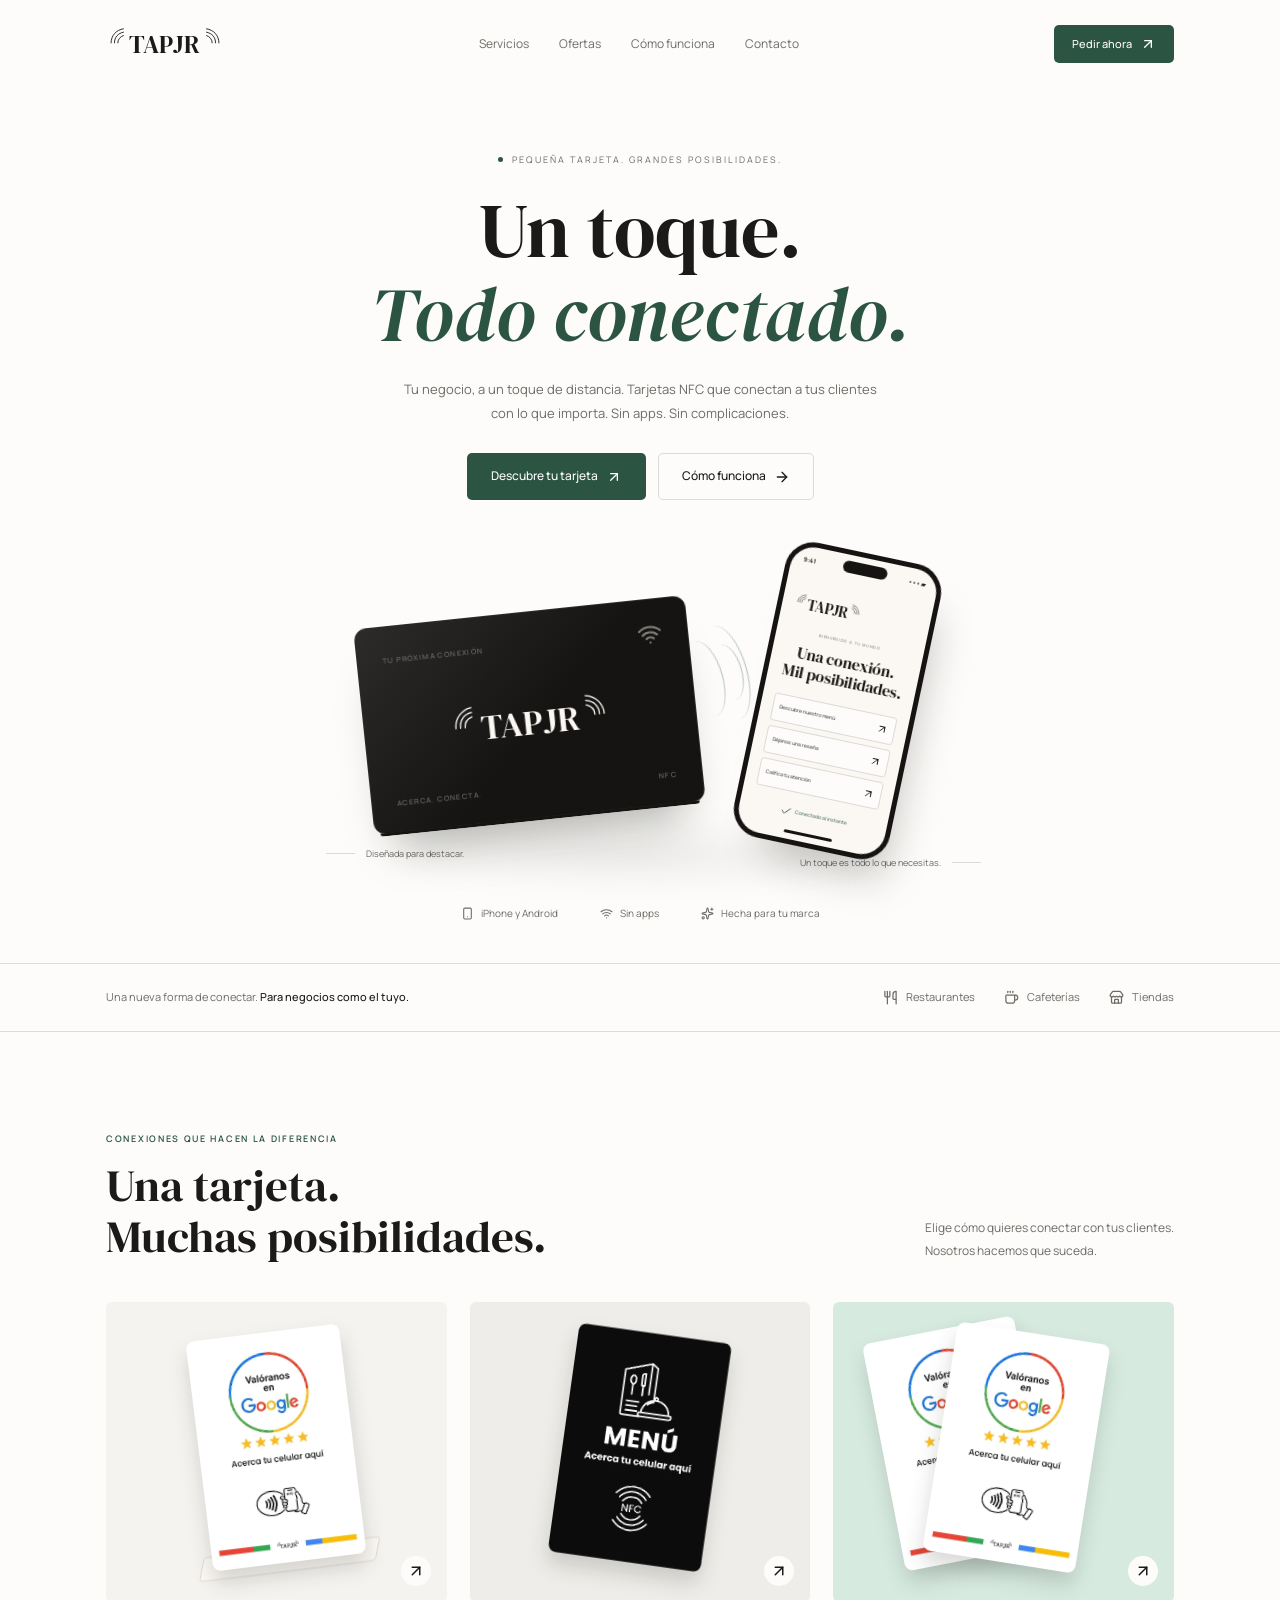
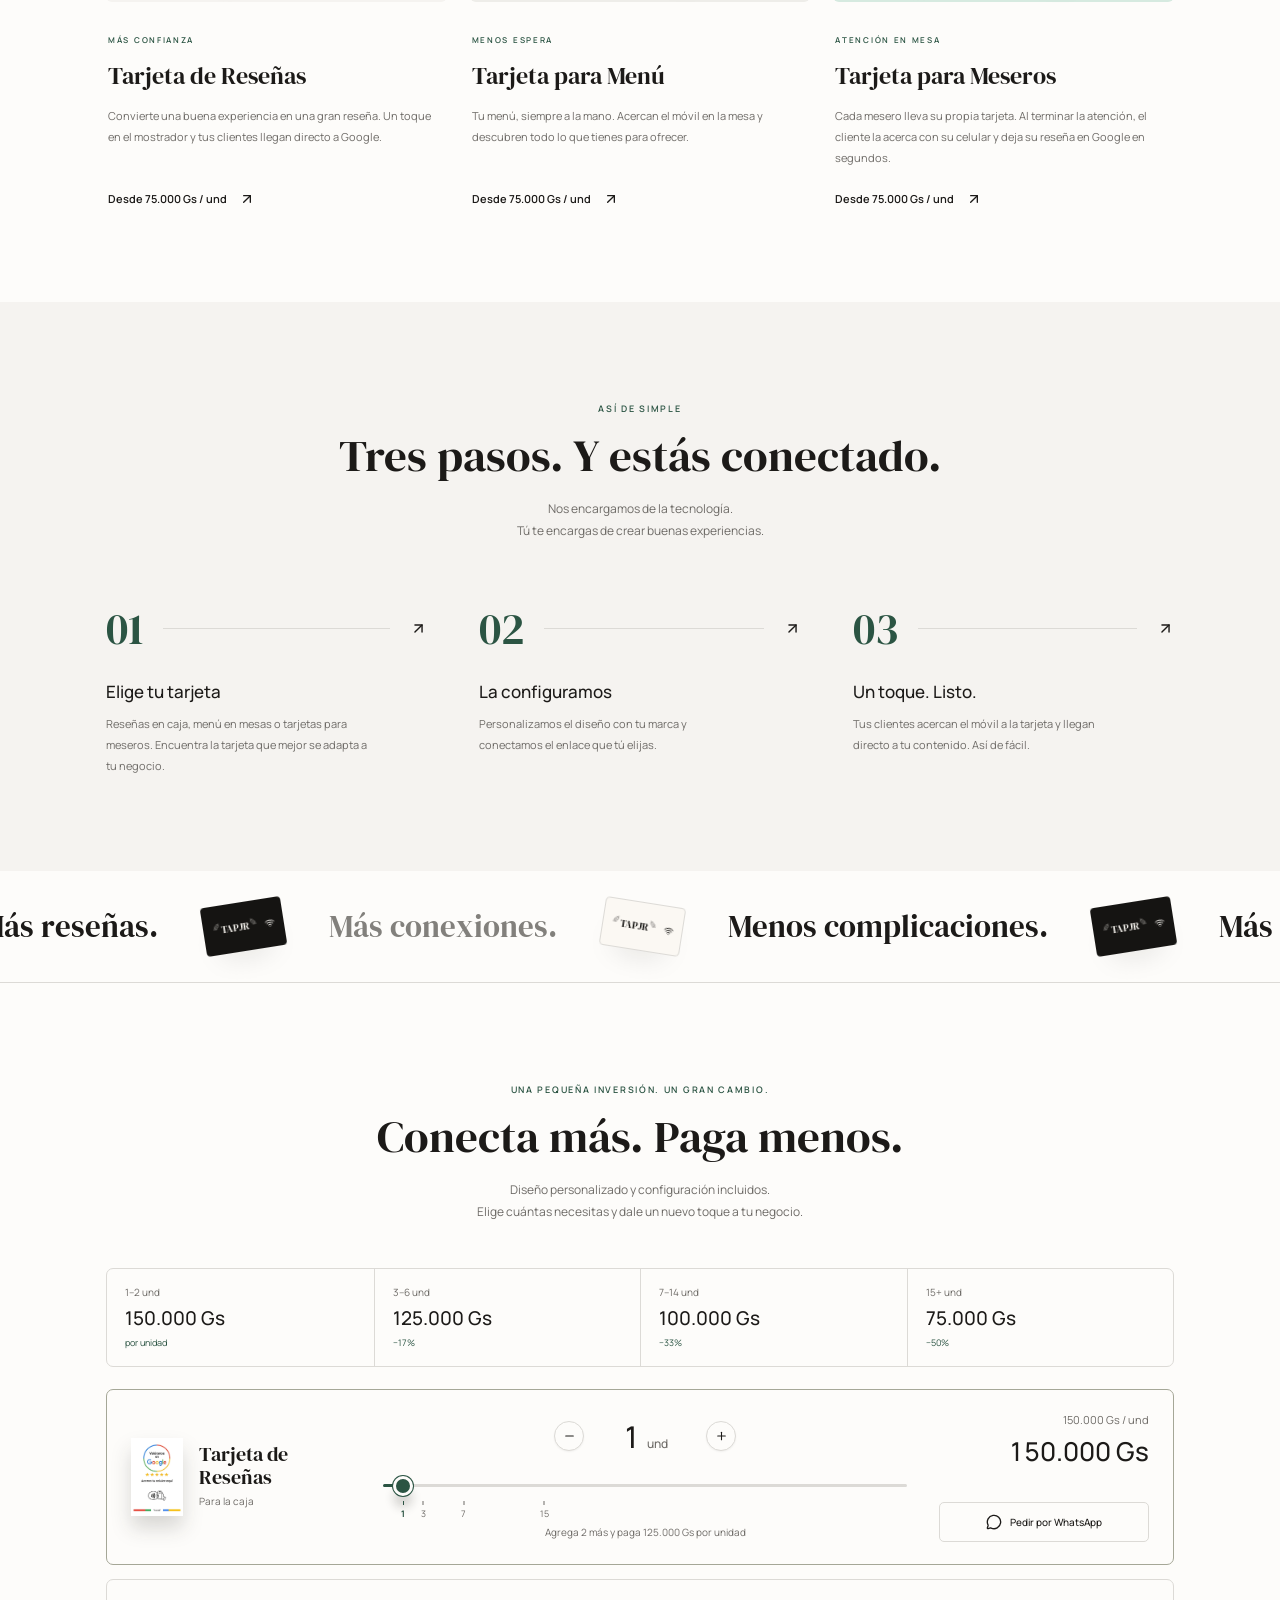
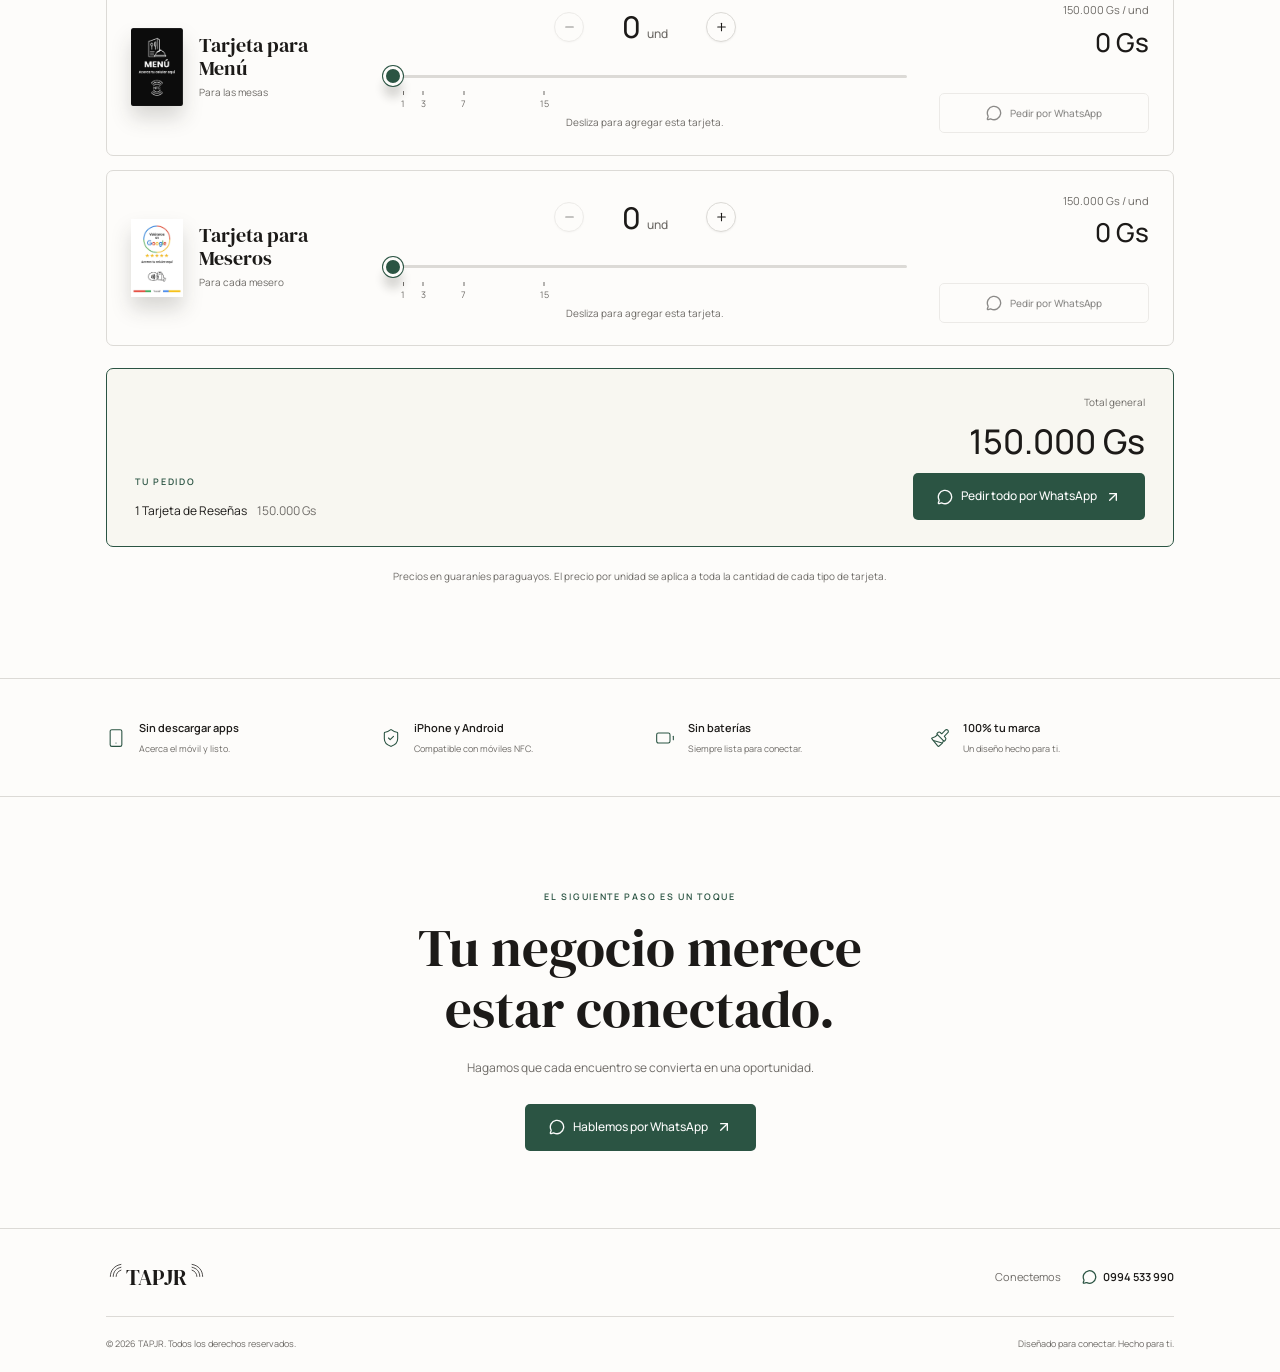
<file: html/index.html>
<!doctype html>
<html lang="es">
<head>
<meta charset="utf-8">
<meta name="viewport" content="width=device-width, initial-scale=1">
<title>TAPJR — Un toque. Todo conectado.</title>
<meta name="description" content="Tarjetas NFC para reseñas en caja, menús en mesas y meseros. Conecta tu negocio con un toque. Precios por volumen desde 75.000 Gs por unidad en Paraguay.">
<meta name="author" content="TAPJR">
<meta property="og:title" content="TAPJR — Un toque. Todo conectado.">
<meta property="og:description" content="Diseño premium. Conexiones al instante. Tarjetas NFC de TAPJR para tu negocio en Paraguay, desde 75.000 Gs por unidad.">
<meta property="og:type" content="website">
<meta name="twitter:card" content="summary_large_image">
<link rel="icon" type="image/svg+xml" href="data:image/svg+xml,%3Csvg%20xmlns%3D%22http%3A//www.w3.org/2000/svg%22%20viewBox%3D%220%200%2064%2064%22%3E%3Crect%20width%3D%2264%22%20height%3D%2264%22%20rx%3D%2212%22%20fill%3D%22%23fafaf8%22/%3E%3Cg%20fill%3D%22none%22%20stroke%3D%22%2334594c%22%20stroke-width%3D%222.3%22%20stroke-linecap%3D%22round%22%3E%3Cpath%20d%3D%22M9%2028c0-9%206-16%2015-18M15%2028c0-6%204-10%209-12M55%2028c0-9-6-16-15-18M49%2028c0-6-4-10-9-12%22/%3E%3C/g%3E%3Ctext%20x%3D%2232%22%20y%3D%2249%22%20text-anchor%3D%22middle%22%20font-family%3D%22Georgia%2Cserif%22%20font-size%3D%2237%22%20fill%3D%22%2320201d%22%3ET%3C/text%3E%3C/svg%3E">
<link rel="preconnect" href="https://fonts.googleapis.com">
<link rel="preconnect" href="https://fonts.gstatic.com" crossorigin>
<link rel="stylesheet" href="https://fonts.googleapis.com/css2?family=DM+Serif+Display:ital@0;1&family=Manrope:wght@400;500;600;700&display=swap">
<script>document.documentElement.classList.add("js")</script>
<style>
/* TAPJR — sitio estático. Reset mínimo (equivalente al preflight de Tailwind usado en la versión React). */
*,*::before,*::after { box-sizing: border-box; border: 0 solid; }
html { -webkit-text-size-adjust: 100%; line-height: 1.5; }
h1,h2,h3,h4,p,ul,figure { margin: 0; }
h1,h2,h3,h4 { font-size: inherit; font-weight: inherit; }
ul { list-style: none; padding: 0; }
a { color: inherit; }
img,svg { display: block; vertical-align: middle; }
img { max-width: 100%; }
button,input { font: inherit; color: inherit; margin: 0; }
button { background: transparent; padding: 0; cursor: pointer; }
:root { --font-sans: 'Manrope', sans-serif; --font-display: 'DM Serif Display', Georgia, serif; }

:root {
  --background: oklch(0.991 0.003 85); --foreground: oklch(0.22 0.006 80);
  --primary: oklch(0.41 0.055 165); --primary-foreground: oklch(0.99 0 0);
  --secondary: oklch(0.965 0.004 85); --muted: oklch(0.945 0.005 85);
  --muted-foreground: oklch(0.53 0.007 80); --accent: oklch(0.92 0.025 165);
  --border: oklch(0.89 0.006 85); --ink: oklch(0.19 0.004 80); --ink-soft: oklch(0.29 0.004 80);
  --paper: oklch(0.98 0.007 85); --metal: oklch(0.6 0.006 80); --star: oklch(0.73 0.11 82);
  --shadow-card: 0 35px 42px -23px oklch(0.2 0.008 80 / 0.35);
  --shadow-phone: 18px 32px 40px -18px oklch(0.2 0.008 80 / 0.25);
  --shadow-product: 0 12px 10px oklch(0.2 0.008 80 / 0.16);
  --shadow-hover: 0 16px 30px -18px oklch(0.2 0.008 80 / 0.22);
}
  * { border-color: var(--border); }
  html { scroll-behavior: smooth; scroll-padding-top: 100px; }
  body { margin: 0; background: var(--background); color: var(--foreground); font-family: var(--font-sans); font-size: 14px; -webkit-font-smoothing: antialiased; }
  h1,h2,h3,p { margin: 0; } a { text-decoration: none; } button,a { -webkit-tap-highlight-color: transparent; }
  ::selection { background: var(--accent); }
.btn { display: inline-flex; align-items: center; justify-content: center; gap: 8px; white-space: nowrap; height: 36px; padding: 8px 16px; border-radius: 6px; border: 1px solid transparent; background: var(--primary); color: var(--primary-foreground); font-size: 14px; font-weight: 500; line-height: 1.2; cursor: pointer; box-shadow: 0 1px 3px oklch(0 0 0 / .1); transition: background-color .2s, color .2s, transform .25s, box-shadow .2s; }
.btn:hover { background: color-mix(in oklch, var(--primary) 90%, transparent); }
.btn:focus-visible { outline: 2px solid var(--primary); outline-offset: 2px; }
.btn svg { width: 16px; height: 16px; flex-shrink: 0; pointer-events: none; }
.btn-outline { background: var(--background); color: var(--foreground); border-color: var(--border); box-shadow: 0 1px 2px oklch(0 0 0 / .05); }
.btn-outline:hover { background: var(--accent); }
.btn-ghost { background: transparent; color: var(--foreground); box-shadow: none; }
.btn-ghost:hover { background: var(--accent); }
.btn-icon { width: 36px; height: 36px; padding: 0; }
.btn:disabled,.btn.is-disabled { opacity: .5; pointer-events: none; cursor: not-allowed; }

.page-shell { overflow: clip; }
.container { max-width: 1140px; margin-inline: auto; padding-inline: 36px; }
.tapjr-logo { width: 118px; height: auto; color: var(--foreground); }
.logo-light { color: var(--paper); }
.scroll-progress { position: fixed; inset: 0 0 auto; height: 2px; background: var(--primary); transform-origin: left; z-index: 60; }
.navbar { position: fixed; top: 0; width: 100%; z-index: 50; transition: background .3s, border-color .3s; border-bottom: 1px solid transparent; }
.navbar.scrolled { background: color-mix(in oklch, var(--background) 85%, transparent); backdrop-filter: blur(18px); border-color: var(--border); }
.nav-inner { display: flex; align-items: center; justify-content: space-between; height: 88px; gap: 32px; }
.nav-links { display: flex; align-items: center; gap: 30px; font-size: 12px; color: var(--muted-foreground); }
.nav-links a:hover { color: var(--foreground); }
.nav-actions { display: flex; gap: 10px; align-items: center; }
.tap-button { min-height: 47px; padding-inline: 23px; font-size: 12px; border-radius: 5px; transition: transform .25s, background .2s, box-shadow .2s; box-shadow: none; }
.tap-button:hover { transform: translateY(-2px); box-shadow: var(--shadow-hover); }
.nav-button { min-height: 38px; padding-inline: 17px; font-size: 11px; }
.mobile-toggle { display: none; }
.hero { padding-top: 153px; text-align: center; position: relative; }
.eyebrow { font-size: 9px; font-weight: 600; letter-spacing: 1.7px; color: var(--primary); }
.hero-eyebrow { display: flex; align-items: center; justify-content: center; gap: 9px; font-size: 9px; letter-spacing: 2px; color: var(--muted-foreground); }
.status-dot { width: 5px; height: 5px; border-radius: 50%; background: var(--primary); }
.hero h1 { font-family: var(--font-display); font-weight: 400; font-size: 76px; line-height: 1.1; margin-top: 22px; letter-spacing: 0; }
.hero h1 em { font-style: italic; color: var(--primary); }
.hero-description { max-width: 480px; margin: 21px auto 0; color: var(--muted-foreground); line-height: 1.9; font-size: 13px; }
.hero-actions { display: flex; justify-content: center; gap: 12px; margin-top: 27px; }
.hero-actions .secondary-cta { border-color: var(--border); background: transparent; }
.nfc-scene { height: 383px; max-width: 730px; margin: 24px auto 0; position: relative; perspective: 1200px; }
.scene-floor { position: absolute; width: 520px; height: 70px; left: 100px; bottom: 17px; border-radius: 50%; background: radial-gradient(ellipse, color-mix(in oklch,var(--ink) 8%,transparent),transparent 70%); filter: blur(12px); }
.hero-nfc-card { position: absolute; width: 333px; height: 207px; left: 88px; top: 82px; border-radius: 12px; color: var(--paper); background: linear-gradient(135deg,var(--ink-soft),var(--ink) 55%); border: 1px solid var(--ink-soft); box-shadow: var(--shadow-card); display: flex; flex-direction: column; justify-content: space-between; padding: 22px 25px; transform-style: preserve-3d; z-index: 3; }
.nfc-card-top,.nfc-card-bottom { display: flex; align-items: center; justify-content: space-between; font-size: 7px; letter-spacing: 1.4px; color: var(--metal); }
.card-logo { width: 163px; align-self: center; }
.card-edge { position: absolute; inset: auto 5px -3px; height: 3px; border-radius: 0 0 12px 12px; background: var(--ink); }
.phone { position: absolute; right: 88px; top: 23px; width: 159px; height: 301px; border: 5px solid var(--ink); border-radius: 29px; background: var(--paper); transform: rotate(12deg); box-shadow: var(--shadow-phone); overflow: hidden; z-index: 2; }
.phone-camera { width: 45px; height: 12px; border-radius: 20px; background: var(--ink); position: absolute; left: 52px; top: 6px; }
.phone-status { display: flex; justify-content: space-between; padding: 10px 12px; font-size: 6px; font-weight: 700; }
.phone-screen { padding: 18px 12px 0; text-align: center; }
.phone-brand .tapjr-logo { width: 68px; }.phone-welcome { display: block; font-size: 4px; letter-spacing: .7px; margin: 15px 0 8px; color: var(--muted-foreground); }
.phone-screen h3 { font-family: var(--font-display); font-size: 16px; font-weight: 400; line-height: 1.2; margin-bottom: 15px; }
.phone-link { display: flex; justify-content: space-between; align-items: center; background: var(--background); border: 1px solid var(--border); border-radius: 3px; padding: 7px 6px; margin: 5px 0; font-size: 5px; }
.phone-connected { display: flex; justify-content: center; align-items: center; gap: 3px; font-size: 5px; margin-top: 14px; color: var(--primary); }
.phone-home { position: absolute; width: 49px; height: 3px; bottom: 6px; left: 49px; border-radius: 3px; background: var(--ink); }
.signal-waves { position: absolute; left: 400px; top: 123px; width: 90px; height: 95px; z-index: 4; transform: rotate(-16deg); }
.signal-waves i { position: absolute; border-right: 1.5px solid var(--primary); width: 28px; height: 57px; border-radius: 50%; opacity: .35; animation: nfc-pulse 2.8s infinite; }
.signal-waves i:nth-child(2) { left: 18px; top: -10px; width: 35px; height: 77px; animation-delay: .3s; }.signal-waves i:nth-child(3) { left: 36px; top: -20px; width: 42px; height: 97px; animation-delay: .6s; }
@keyframes nfc-pulse { 0%,100% { opacity: .15; transform: translateX(0); } 50% { opacity: .65; transform: translateX(5px); } }
.scene-label { position: absolute; font-size: 9px; color: var(--muted-foreground); display: flex; align-items: center; gap: 11px; }.label-card { left: 51px; bottom: 47px; }.label-phone { right: 24px; bottom: 38px; }.label-line { width: 29px; height: 1px; background: var(--border); }
.hero-benefits { display: flex; justify-content: center; gap: 42px; margin: -1px 0 42px; color: var(--muted-foreground); font-size: 10px; }.hero-benefits span { display: flex; align-items: center; gap: 7px; }.hero-benefits svg { width: 13px; height: 13px; }
.intro-strip { padding: 25px 0; border-block: 1px solid var(--border); }.strip-inner { display: flex; align-items: center; justify-content: space-between; gap: 20px; }.strip-inner p { font-size: 11px; color: var(--muted-foreground); }.strip-inner p strong { color: var(--foreground); font-weight: 500; }.use-cases { display: flex; gap: 29px; color: var(--muted-foreground); font-size: 11px; }.use-cases span { display: flex; align-items: center; gap: 8px; }.use-cases svg { width: 15px; height: 15px; }
.section { padding-block: 94px; }.section-heading { display: flex; align-items: end; justify-content: space-between; gap: 28px; margin-bottom: 39px; }.section-title { font-family: var(--font-display); font-size: 45px; font-weight: 400; line-height: 1.15; margin-top: 13px; }.section-heading > p { font-size: 12px; color: var(--muted-foreground); line-height: 1.9; max-width: 290px; }
.service-grid { display: grid; grid-template-columns: repeat(3,1fr); gap: 23px; }
.service-visual { height: 300px; position: relative; display: block; border-radius: 6px; background: var(--secondary); perspective: 800px; transform-style: preserve-3d; transition: box-shadow .3s; }
.service-visual:hover { box-shadow: var(--shadow-hover); }
.visual-menu { background: var(--muted); }.visual-waiters { background: var(--accent); }
.visual-arrow { position: absolute; right: 16px; bottom: 16px; width: 30px; height: 30px; display: grid; place-items: center; background: var(--background); border-radius: 50%; color: var(--foreground); transition: transform .3s; }
.service-visual:hover .visual-arrow { transform: rotate(45deg); }
.product-display { position: absolute; width: 154px; aspect-ratio: 2 / 3; left: 50%; top: 30px; transform: translateX(-50%); transform-style: preserve-3d; }
.product-image { display: block; width: 100%; height: 100%; object-fit: contain; border-radius: 8px; filter: drop-shadow(var(--shadow-product)); }
.product-front { position: relative; z-index: 2; }
.product-reviews { transform: translateX(-50%) rotate(-7deg); }
.product-counter-base { position: absolute; width: 178px; height: 24px; left: -12px; bottom: -9px; background: var(--paper); border: 1px solid var(--border); border-radius: 4px; transform: skewX(-18deg); box-shadow: var(--shadow-hover); z-index: 1; }
.product-menu { transform: translateX(-50%) rotate(8deg); }
.product-waiters { transform: translateX(-42%) rotate(9deg); }
.product-fan-back { position: absolute; inset: 0; transform: translateX(-29px) rotate(-20deg); transform-origin: center 85%; }
.service-copy { padding: 25px 2px 0; }.service-copy .eyebrow { font-size: 8px; }.service-copy h3 { font-family: var(--font-display); font-size: 24px; font-weight: 400; margin-top: 10px; }.service-copy p { font-size: 11px; line-height: 1.9; color: var(--muted-foreground); margin-top: 12px; min-height: 65px; }.service-price { display: flex; align-items: center; gap: 12px; font-size: 11px; margin-top: 20px; font-weight: 600; }
.how-section { background: var(--secondary); }.center-heading { text-align: center; }.center-heading p { max-width: 420px; margin: 17px auto 0; color: var(--muted-foreground); font-size: 12px; line-height: 1.8; }.steps-grid { display: grid; grid-template-columns: repeat(3,1fr); gap: 52px; margin-top: 54px; }.step-top { display: flex; align-items: center; gap: 20px; }.step-number { font-family: var(--font-display); font-size: 44px; color: var(--primary); }.step-line { height: 1px; flex: 1; background: var(--border); }.step h3 { font-size: 17px; font-weight: 500; margin-top: 17px; }.step p { max-width: 270px; font-size: 11px; line-height: 1.9; color: var(--muted-foreground); margin-top: 10px; }
.connection-ribbon { padding: 31px 0; border-bottom: 1px solid var(--border); overflow: hidden; }.ribbon-track { display: flex; justify-content: center; align-items: center; gap: 45px; width: max-content; margin-left: -100px; }.ribbon-track span { font-family: var(--font-display); font-size: 31px; white-space: nowrap; }.ribbon-track svg { color: var(--primary); width: 23px; height: 23px; }.ribbon-track .ribbon-muted { color: var(--metal); }
.ribbon-nfc { width: 81px; height: 49px; border-radius: 4px; background: var(--ink); display: flex; align-items: center; justify-content: center; gap: 7px; transform: rotate(-9deg); box-shadow: var(--shadow-hover); }.ribbon-nfc .tapjr-logo { width: 46px; height: auto; color: var(--paper); }.ribbon-nfc > svg:last-child { width: 10px; height: 10px; color: var(--paper); }.ribbon-nfc-paper { background: var(--paper); border: 1px solid var(--border); transform: rotate(9deg); }.ribbon-nfc-paper .tapjr-logo,.ribbon-nfc-paper > svg:last-child { color: var(--ink); }
.pricing-grid { display: grid; grid-template-columns: repeat(3,1fr); gap: 22px; margin-top: 45px; align-items: stretch; }.price-card { border: 1px solid var(--border); border-radius: 7px; padding: 29px 25px 25px; position: relative; }.price-card.popular { border-color: var(--primary); background: color-mix(in oklch, var(--accent) 22%,var(--background)); }.plan-tag { position: absolute; top: -12px; left: 24px; background: var(--background); color: var(--muted-foreground); padding: 5px 10px; border: 1px solid var(--border); border-radius: 3px; font-size: 9px; }.popular .plan-tag { background: var(--primary); color: var(--primary-foreground); border-color: var(--primary); }.plan-quantity { font-size: 11px; font-weight: 600; }.price-card h3 { font-family: var(--font-display); font-size: 22px; font-weight: 400; margin-top: 9px; }.price-card > p { font-size: 10px; color: var(--muted-foreground); line-height: 1.8; margin-top: 10px; min-height: 36px; }.price-value { display: flex; align-items: baseline; gap: 8px; margin: 23px 0 8px; }.price-value strong { font-size: 31px; font-weight: 500; }.price-value span { font-size: 9px; color: var(--muted-foreground); }.original-price { height: 18px; font-size: 10px; color: var(--muted-foreground); display: flex; gap: 9px; }.saving { color: var(--primary); }.price-card ul { list-style: none; padding: 20px 0 22px; margin: 0; border-top: 1px solid var(--border); margin-top: 18px; }.price-card li { display: flex; align-items: center; gap: 8px; font-size: 10px; margin-block: 12px; }.price-card li svg { width: 13px; height: 13px; color: var(--primary); }.price-card .tap-button { width: 100%; min-height: 42px; font-size: 10px; padding-inline: 8px; }.pricing-note { text-align: center; font-size: 10px; color: var(--muted-foreground); margin-top: 22px; }
.benefits-section { padding: 41px 0; border-block: 1px solid var(--border); }.benefits-grid { display: grid; grid-template-columns: repeat(4,1fr); gap: 30px; }.benefit { display: flex; align-items: center; gap: 13px; }.benefit > svg { width: 20px; height: 20px; color: var(--primary); stroke-width: 1.3; }.benefit h3 { font-size: 11px; font-weight: 600; }.benefit p { font-size: 9px; color: var(--muted-foreground); margin-top: 5px; }
.final-cta { padding: 87px 0 77px; text-align: center; }.final-cta .section-title { font-size: 53px; }.final-cta p { color: var(--muted-foreground); font-size: 12px; margin-top: 19px; }.final-cta .tap-button { margin-top: 27px; }.footer { border-top: 1px solid var(--border); padding: 33px 0 22px; }.footer-top { display: flex; justify-content: space-between; align-items: center; }.footer .tapjr-logo { width: 101px; }.footer-socials { display: flex; align-items: center; gap: 8px; }.footer-socials .contact-link { margin-right: 13px; color: var(--muted-foreground); font-size: 11px; }.footer-bottom { display: flex; justify-content: space-between; font-size: 9px; color: var(--muted-foreground); border-top: 1px solid var(--border); margin-top: 23px; padding-top: 20px; }.order-dialog { padding: 32px; }.order-dialog h2 { font-family: var(--font-display); font-weight: 400; font-size: 31px; }.order-dialog > p { color: var(--muted-foreground); font-size: 13px; line-height: 1.8; }.order-symbol { width: 42px; height: 42px; display: grid; place-items: center; background: var(--accent); color: var(--primary); border-radius: 50%; }
@media (min-width: 1500px) { .hero { padding-top: 166px; }.nfc-scene { height: 420px; } }
@media (max-width: 900px) { .container { padding-inline: 26px; }.nav-links { gap: 18px; }.hero h1 { font-size: 65px; }.service-grid { gap: 16px; }.service-visual { height: 260px; }.product-display { width: 130px; top: 30px; }.product-counter-base { width: 154px; }.service-copy h3 { font-size: 21px; }.service-copy p { min-height: 84px; }.price-card { padding-inline: 18px; }.price-value strong { font-size: 27px; }.use-cases { gap: 18px; }.benefits-grid { gap: 15px; }.benefit { gap: 8px; } }
@media (max-width: 640px) { .container { padding-inline: 23px; }.nav-inner { height: 74px; gap: 8px; }.nav-inner .tapjr-logo { width: 100px; }.nav-button { min-height: 34px; padding-inline: 12px; font-size: 10px; }.mobile-toggle { display: inline-flex; }.nav-links { display: none; position: absolute; left: 0; right: 0; top: 74px; background: var(--background); border-bottom: 1px solid var(--border); padding: 24px; flex-direction: column; align-items: start; gap: 24px; }.nav-links.mobile-open { display: flex; }.hero { padding-top: 121px; }.hero-eyebrow { font-size: 7px; letter-spacing: 1.4px; }.hero h1 { font-size: 48px; margin-top: 23px; line-height: 1.12; }.hero-description { padding-inline: 25px; font-size: 12px; max-width: 390px; margin-top: 19px; }.hero-actions { gap: 9px; margin-top: 23px; }.tap-button { padding-inline: 17px; min-height: 44px; font-size: 11px; }.nfc-scene { width: 390px; max-width: 100%; height: 312px; margin-top: 20px; }.hero-nfc-card { width: 232px; height: 146px; left: 21px; top: 75px; padding: 15px 17px; border-radius: 8px; }.card-logo { width: 111px; }.nfc-card-top,.nfc-card-bottom { font-size: 5px; letter-spacing: 1px; }.nfc-card-top svg { width: 19px; }.phone { right: 29px; top: 32px; width: 116px; height: 224px; border-width: 4px; border-radius: 22px; }.phone-camera { width: 34px; height: 10px; left: 38px; top: 4px; }.phone-status { padding: 8px; font-size: 4px; }.phone-screen { padding: 10px 8px 0; }.phone-brand .tapjr-logo { width: 49px; }.phone-welcome { font-size: 3px; margin: 11px 0 6px; }.phone-screen h3 { font-size: 12px; margin-bottom: 8px; }.phone-link { font-size: 3.7px; padding: 4px; margin: 4px 0; }.phone-link svg { width: 9px; }.phone-connected { font-size: 4px; margin-top: 9px; }.phone-connected svg { width: 9px; }.phone-home { width: 36px; left: 37px; }.signal-waves { left: 230px; top: 109px; transform: scale(.65) rotate(-16deg); transform-origin: left center; }.scene-floor { width: 340px; left: 20px; bottom: 35px; }.scene-label { font-size: 7px; gap: 7px; }.label-card { left: 24px; bottom: 41px; }.label-phone { right: 23px; bottom: 24px; }.label-line { width: 15px; }.hero-benefits { gap: 15px; margin-top: 8px; margin-bottom: 29px; font-size: 8px; }.hero-benefits span { gap: 4px; }.hero-benefits svg { width: 11px; }.intro-strip { padding: 21px 0; }.strip-inner { flex-direction: column; gap: 18px; }.strip-inner p { font-size: 10px; }.use-cases { gap: 20px; font-size: 9px; }.use-cases svg { width: 12px; }.section { padding-block: 64px; }.section-heading { display: block; margin-bottom: 30px; }.section-title { font-size: 36px; }.section-heading > p { margin-top: 19px; font-size: 11px; max-width: 320px; }.eyebrow { font-size: 8px; }.service-grid { grid-template-columns: 1fr; gap: 35px; }.service-visual { height: 330px; }.product-display { width: 172px; top: 32px; }.product-counter-base { width: 196px; }.service-copy { padding-top: 22px; }.service-copy h3 { font-size: 26px; }.service-copy p { font-size: 12px; min-height: 0; }.service-price { margin-top: 15px; }.steps-grid { grid-template-columns: 1fr; gap: 30px; margin-top: 35px; }.step-top { gap: 25px; }.step-number { font-size: 38px; }.step h3 { margin-top: 9px; }.step p { max-width: 100%; }.ribbon-track { gap: 25px; }.ribbon-track span { font-size: 26px; }.connection-ribbon { padding-block: 24px; }.pricing-grid { grid-template-columns: 1fr; gap: 28px; margin-top: 37px; }.price-card { padding: 28px 25px 22px; }.price-card > p { min-height: 0; font-size: 11px; }.price-value strong { font-size: 35px; }.price-card h3 { font-size: 25px; }.price-card li { font-size: 11px; }.price-card .tap-button { font-size: 11px; min-height: 44px; }.benefits-grid { grid-template-columns: 1fr 1fr; gap: 29px 13px; }.benefit { align-items: start; gap: 10px; }.benefit h3 { font-size: 10px; }.benefit p { font-size: 8px; line-height: 1.6; }.benefit > svg { width: 18px; flex-shrink: 0; }.final-cta { padding: 64px 0; }.final-cta .section-title { font-size: 40px; }.final-cta p { font-size: 11px; line-height: 1.8; max-width: 260px; margin-inline: auto; }.footer-socials .contact-link { font-size: 10px; margin-right: 0; }.footer-socials { gap: 0; }.footer-socials button { width: 31px; }.footer-bottom { gap: 15px; font-size: 8px; }.footer-bottom span:last-child { text-align: right; } }
@media (prefers-reduced-motion: reduce) { html { scroll-behavior: auto; } *,*::before,*::after { animation: none !important; transition: none !important; }.signal-waves i { opacity: .35; } }
.configurator { margin-top: 45px; display: grid; gap: 22px; }
.tier-scale { display: grid; grid-template-columns: repeat(4,1fr); border: 1px solid var(--border); border-radius: 7px; overflow: hidden; }
.tier { padding: 16px 18px; display: grid; gap: 4px; border-left: 1px solid var(--border); }.tier:first-child { border-left: 0; }
.tier span { font-size: 10px; color: var(--muted-foreground); }.tier strong { font-size: 19px; font-weight: 500; }.tier small { font-size: 9px; color: var(--primary); }
.config-rows { display: grid; gap: 14px; }
.config-row { display: grid; grid-template-columns: 220px 1fr 210px; gap: 32px; align-items: center; border: 1px solid var(--border); border-radius: 7px; padding: 22px 24px; transition: border-color .3s; }
.config-row:not(.is-empty) { border-color: color-mix(in oklch, var(--primary) 35%, var(--border)); }
.row-product { display: flex; align-items: center; gap: 16px; }.row-product img { width: 52px; height: 78px; object-fit: contain; filter: drop-shadow(var(--shadow-product)); }
.row-product h3 { font-family: var(--font-display); font-weight: 400; font-size: 20px; line-height: 1.15; }.row-product span { font-size: 10px; color: var(--muted-foreground); }
.qty-line { display: flex; align-items: center; justify-content: center; gap: 16px; margin-bottom: 16px; }
.qty-btn { width: 30px; height: 30px; border-radius: 50%; }.qty-btn svg { width: 13px; }
.qty-value { font-size: 30px; font-weight: 500; min-width: 90px; text-align: center; font-variant-numeric: tabular-nums; }.qty-value small { font-size: 12px; color: var(--muted-foreground); }
.tap-slider { padding-block: 8px; cursor: pointer; }.tap-slider > span:first-child { height: 3px; background: var(--border); }
.tap-slider [role="slider"] { width: 20px; height: 20px; background: var(--primary); border: 3px solid var(--background); box-shadow: 0 0 0 1px var(--primary), var(--shadow-product); cursor: grab; }
.slider-marks { position: relative; height: 16px; margin-top: 4px; }
.slider-marks span { position: absolute; transform: translateX(-50%); font-size: 9px; color: var(--muted-foreground); }
.slider-marks span::before { content: ""; display: block; width: 1px; height: 4px; background: currentColor; margin: 0 auto 2px; }
.slider-marks span.active { color: var(--primary); font-weight: 700; }
.row-hint { font-size: 10px; color: var(--muted-foreground); margin-top: 8px; text-align: center; }
.row-price { display: grid; gap: 4px; text-align: right; }.row-unit { font-size: 11px; color: var(--muted-foreground); }
.row-price strong { font-size: 26px; font-weight: 500; font-variant-numeric: tabular-nums; }.row-price .saving { font-size: 10px; }
.row-price .tap-button { margin-top: 8px; min-height: 40px; font-size: 10px; }
.config-summary { display: flex; justify-content: space-between; align-items: end; gap: 30px; padding: 26px 28px; border-radius: 7px; background: color-mix(in oklch, var(--accent) 22%, var(--background)); border: 1px solid var(--primary); }
.config-summary ul { list-style: none; padding: 0; margin: 12px 0 0; display: grid; gap: 6px; font-size: 12px; }.config-summary li span { color: var(--muted-foreground); margin-left: 8px; }
.summary-total { display: grid; gap: 6px; text-align: right; }.summary-total small { font-size: 10px; color: var(--muted-foreground); }.summary-total strong { font-size: 34px; font-weight: 500; }
.footer-whatsapp { display: inline-flex; align-items: center; gap: 6px; font-size: 11px; font-weight: 600; }.footer-whatsapp svg { width: 15px; color: var(--primary); }
.whatsapp-fab { position: fixed; right: 22px; bottom: 22px; z-index: 60; width: 52px; height: 52px; border-radius: 50%; display: grid; place-items: center; background: var(--primary); color: var(--primary-foreground); box-shadow: var(--shadow-product); opacity: 0; transform: translateY(16px) scale(.9); pointer-events: none; transition: opacity .35s, transform .35s; }
.whatsapp-fab.visible { opacity: 1; transform: none; pointer-events: auto; }.whatsapp-fab:hover { transform: scale(1.06); }.whatsapp-fab svg { width: 22px; }
@media (max-width: 900px) { .config-row { grid-template-columns: 1fr 1fr; gap: 20px; }.row-control { grid-column: 1 / -1; grid-row: 2; }.row-price { grid-row: 1; grid-column: 2; } }
@media (max-width: 640px) { .tier-scale { grid-template-columns: 1fr 1fr; }.tier:nth-child(3) { border-left: 0; }.tier:nth-child(n+3) { border-top: 1px solid var(--border); }.config-row { grid-template-columns: 1fr; padding: 20px; }.row-control,.row-price { grid-column: auto; grid-row: auto; }.row-price { text-align: left; }.row-price .tap-button { width: 100%; }.config-summary { flex-direction: column; align-items: stretch; }.summary-total { text-align: left; }.footer-whatsapp { font-size: 10px; margin-left: 10px; } }

/* Específico de la versión HTML */
.contents { display: contents; }
.mobile-toggle .icon-close,.mobile-toggle.is-open .icon-open { display: none; }
.mobile-toggle.is-open .icon-close { display: block; }
.hero-nfc-card { will-change: transform; transform: rotate(-13deg); }
.phone { will-change: transform; }
.ribbon-track { will-change: transform; transform: translateX(80px); }
.service-visual { transition: box-shadow .3s; }
.js .reveal { opacity: 0; transform: translateY(28px); transition: opacity .7s cubic-bezier(.22,1,.36,1), transform .7s cubic-bezier(.22,1,.36,1); transition-delay: var(--d, 0s); }
.js .reveal.in { opacity: 1; transform: none; }
.row-unit { display: inline-block; }
.row-unit.bump { animation: unit-in .25s ease-out; }
@keyframes unit-in { from { opacity: 0; transform: translateY(8px); } to { opacity: 1; transform: none; } }
.tap-range { --fill: 0%; -webkit-appearance: none; appearance: none; display: block; width: 100%; height: 22px; margin: 6px 0 0; background: transparent; cursor: pointer; touch-action: none; }
.tap-range:focus { outline: none; }
.tap-range::-webkit-slider-runnable-track { height: 3px; border-radius: 3px; background: linear-gradient(var(--primary), var(--primary)) 0 0 / var(--fill) 100% no-repeat, var(--border); }
.tap-range::-moz-range-track { height: 3px; border-radius: 3px; background: var(--border); }
.tap-range::-moz-range-progress { height: 3px; border-radius: 3px; background: var(--primary); }
.tap-range::-webkit-slider-thumb { -webkit-appearance: none; width: 20px; height: 20px; margin-top: -8.5px; border-radius: 50%; background: var(--primary); border: 3px solid var(--background); box-shadow: 0 0 0 1px var(--primary), var(--shadow-product); cursor: grab; transition: transform .15s; }
.tap-range::-moz-range-thumb { width: 14px; height: 14px; border-radius: 50%; background: var(--primary); border: 3px solid var(--background); box-shadow: 0 0 0 1px var(--primary), var(--shadow-product); cursor: grab; }
.tap-range:active::-webkit-slider-thumb { cursor: grabbing; transform: scale(1.1); }
.tap-range:focus-visible::-webkit-slider-thumb { box-shadow: 0 0 0 1px var(--primary), 0 0 0 5px color-mix(in oklch, var(--primary) 25%, transparent); }
.tap-range:focus-visible::-moz-range-thumb { box-shadow: 0 0 0 1px var(--primary), 0 0 0 5px color-mix(in oklch, var(--primary) 25%, transparent); }
.slider-marks span { white-space: nowrap; }
@media (prefers-reduced-motion: reduce) { .js .reveal { opacity: 1; transform: none; } .hero-nfc-card { transform: rotate(-8deg); } .phone { transform: rotate(12deg); } }

html.lenis,
html.lenis body {
  height: auto;
}

.lenis:not(.lenis-autoToggle).lenis-stopped {
  overflow: clip;
}

.lenis [data-lenis-prevent],
.lenis [data-lenis-prevent-wheel],
.lenis [data-lenis-prevent-touch],
.lenis [data-lenis-prevent-vertical],
.lenis [data-lenis-prevent-horizontal] {
  overscroll-behavior: contain;
}

.lenis.lenis-smooth iframe {
  pointer-events: none;
}

.lenis.lenis-autoToggle {
  transition-property: overflow;
  transition-duration: 1ms;
  transition-behavior: allow-discrete;
}

</style>
</head>
<body>
<div class="page-shell">
  <div class="scroll-progress" id="scroll-progress"></div>

  <header class="navbar" id="navbar">
    <div class="container nav-inner">
      <a href="#inicio" aria-label="TAPJR, inicio"><svg viewBox="0 0 210 64" role="img" aria-label="TAPJR" class="tapjr-logo"><g fill="none" stroke="currentColor" stroke-width="1.6" stroke-linecap="round"><path d="M9 30c0-13 9-23 22-25M15 30c0-10 6-17 16-19M21 30c0-6 4-11 10-13"/><path d="M201 30c0-13-9-23-22-25M195 30c0-10-6-17-16-19M189 30c0-6-4-11-10-13"/></g><text x="105" y="48" text-anchor="middle" fill="currentColor" font-family="'DM Serif Display', Georgia, serif" font-size="45">TAPJR</text></svg></a>
      <nav aria-label="Navegación principal" class="nav-links" id="nav-links">
        <a href="#servicios">Servicios</a>
        <a href="#ofertas">Ofertas</a>
        <a href="#como-funciona">Cómo funciona</a>
        <a href="#contacto">Contacto</a>
      </nav>
      <div class="nav-actions">
        <a class="btn tap-button nav-button" href="https://wa.me/595994533990?text=Hola%20TAPJR!%20Quiero%20informaci%C3%B3n%20sobre%20las%20tarjetas%20NFC." target="_blank" rel="noopener noreferrer">Pedir ahora <svg xmlns="http://www.w3.org/2000/svg" width="24" height="24" viewBox="0 0 24 24" fill="none" stroke="currentColor" stroke-width="2" stroke-linecap="round" stroke-linejoin="round" aria-hidden="true"><path d="M7 7h10v10"/><path d="M7 17 17 7"/></svg></a>
        <button type="button" class="btn btn-ghost btn-icon mobile-toggle" id="menu-toggle" aria-label="Abrir menú" aria-expanded="false" aria-controls="nav-links"><span class="icon-open"><svg xmlns="http://www.w3.org/2000/svg" width="24" height="24" viewBox="0 0 24 24" fill="none" stroke="currentColor" stroke-width="2" stroke-linecap="round" stroke-linejoin="round" aria-hidden="true"><path d="M4 5h16"/><path d="M4 12h16"/><path d="M4 19h16"/></svg></span><span class="icon-close"><svg xmlns="http://www.w3.org/2000/svg" width="24" height="24" viewBox="0 0 24 24" fill="none" stroke="currentColor" stroke-width="2" stroke-linecap="round" stroke-linejoin="round" aria-hidden="true"><path d="M18 6 6 18"/><path d="m6 6 12 12"/></svg></span></button>
      </div>
    </div>
  </header>

  <main>
    <section class="hero" id="inicio">
      <div class="reveal">
        <div class="hero-eyebrow"><span class="status-dot"></span> PEQUEÑA TARJETA. GRANDES POSIBILIDADES.</div>
        <h1>Un toque.<br><em>Todo conectado.</em></h1>
        <p class="hero-description">Tu negocio, a un toque de distancia. Tarjetas NFC que conectan a tus clientes con lo que importa. Sin apps. Sin complicaciones.</p>
        <div class="hero-actions">
          <a class="btn tap-button" href="#servicios">Descubre tu tarjeta <svg xmlns="http://www.w3.org/2000/svg" width="24" height="24" viewBox="0 0 24 24" fill="none" stroke="currentColor" stroke-width="2" stroke-linecap="round" stroke-linejoin="round" aria-hidden="true"><path d="M7 7h10v10"/><path d="M7 17 17 7"/></svg></a>
          <a class="btn btn-outline tap-button secondary-cta" href="#como-funciona">Cómo funciona <svg xmlns="http://www.w3.org/2000/svg" width="24" height="24" viewBox="0 0 24 24" fill="none" stroke="currentColor" stroke-width="2" stroke-linecap="round" stroke-linejoin="round" aria-hidden="true"><path d="M5 12h14"/><path d="m12 5 7 7-7 7"/></svg></a>
        </div>
      </div>

      <div class="nfc-scene" id="nfc-scene">
        <div class="scene-floor"></div>
        <div class="hero-nfc-card" id="hero-card">
          <div class="nfc-card-top"><span>TU PRÓXIMA CONEXIÓN</span><svg xmlns="http://www.w3.org/2000/svg" width="25" height="25" viewBox="0 0 24 24" fill="none" stroke="currentColor" stroke-width="2" stroke-linecap="round" stroke-linejoin="round" aria-hidden="true"><path d="M12 20h.01"/><path d="M2 8.82a15 15 0 0 1 20 0"/><path d="M5 12.859a10 10 0 0 1 14 0"/><path d="M8.5 16.429a5 5 0 0 1 7 0"/></svg></div>
          <svg viewBox="0 0 210 64" role="img" aria-label="TAPJR" class="tapjr-logo logo-light card-logo"><g fill="none" stroke="currentColor" stroke-width="1.6" stroke-linecap="round"><path d="M9 30c0-13 9-23 22-25M15 30c0-10 6-17 16-19M21 30c0-6 4-11 10-13"/><path d="M201 30c0-13-9-23-22-25M195 30c0-10-6-17-16-19M189 30c0-6-4-11-10-13"/></g><text x="105" y="48" text-anchor="middle" fill="currentColor" font-family="'DM Serif Display', Georgia, serif" font-size="45">TAPJR</text></svg>
          <div class="nfc-card-bottom"><span>ACERCA. CONECTA.</span><span>NFC</span></div>
          <div class="card-edge"></div>
        </div>
        <div class="signal-waves" aria-hidden="true"><i></i><i></i><i></i></div>
        <div class="phone" id="hero-phone">
          <div class="phone-camera"></div>
          <div class="phone-status"><span>9:41</span><span>••• ▰</span></div>
          <div class="phone-screen">
            <div class="phone-brand"><svg viewBox="0 0 210 64" role="img" aria-label="TAPJR" class="tapjr-logo"><g fill="none" stroke="currentColor" stroke-width="1.6" stroke-linecap="round"><path d="M9 30c0-13 9-23 22-25M15 30c0-10 6-17 16-19M21 30c0-6 4-11 10-13"/><path d="M201 30c0-13-9-23-22-25M195 30c0-10-6-17-16-19M189 30c0-6-4-11-10-13"/></g><text x="105" y="48" text-anchor="middle" fill="currentColor" font-family="'DM Serif Display', Georgia, serif" font-size="45">TAPJR</text></svg></div>
            <span class="phone-welcome">BIENVENIDO A TU MUNDO</span>
            <h3>Una conexión.<br>Mil posibilidades.</h3>
            <div class="phone-link">Descubre nuestro menú <svg xmlns="http://www.w3.org/2000/svg" width="12" height="12" viewBox="0 0 24 24" fill="none" stroke="currentColor" stroke-width="2" stroke-linecap="round" stroke-linejoin="round" aria-hidden="true"><path d="M7 7h10v10"/><path d="M7 17 17 7"/></svg></div>
            <div class="phone-link">Déjanos una reseña <svg xmlns="http://www.w3.org/2000/svg" width="12" height="12" viewBox="0 0 24 24" fill="none" stroke="currentColor" stroke-width="2" stroke-linecap="round" stroke-linejoin="round" aria-hidden="true"><path d="M7 7h10v10"/><path d="M7 17 17 7"/></svg></div>
            <div class="phone-link">Califica tu atención <svg xmlns="http://www.w3.org/2000/svg" width="12" height="12" viewBox="0 0 24 24" fill="none" stroke="currentColor" stroke-width="2" stroke-linecap="round" stroke-linejoin="round" aria-hidden="true"><path d="M7 7h10v10"/><path d="M7 17 17 7"/></svg></div>
            <div class="phone-connected"><svg xmlns="http://www.w3.org/2000/svg" width="12" height="12" viewBox="0 0 24 24" fill="none" stroke="currentColor" stroke-width="2" stroke-linecap="round" stroke-linejoin="round" aria-hidden="true"><path d="M20 6 9 17l-5-5"/></svg> Conectado al instante</div>
          </div>
          <div class="phone-home"></div>
        </div>
        <div class="scene-label label-card"><span class="label-line"></span>Diseñada para destacar.</div>
        <div class="scene-label label-phone">Un toque es todo lo que necesitas.<span class="label-line"></span></div>
      </div>

      <div class="hero-benefits"><span><svg xmlns="http://www.w3.org/2000/svg" width="24" height="24" viewBox="0 0 24 24" fill="none" stroke="currentColor" stroke-width="2" stroke-linecap="round" stroke-linejoin="round" aria-hidden="true"><rect width="14" height="20" x="5" y="2" rx="2" ry="2"/><path d="M12 18h.01"/></svg> iPhone y Android</span><span><svg xmlns="http://www.w3.org/2000/svg" width="24" height="24" viewBox="0 0 24 24" fill="none" stroke="currentColor" stroke-width="2" stroke-linecap="round" stroke-linejoin="round" aria-hidden="true"><path d="M12 20h.01"/><path d="M2 8.82a15 15 0 0 1 20 0"/><path d="M5 12.859a10 10 0 0 1 14 0"/><path d="M8.5 16.429a5 5 0 0 1 7 0"/></svg> Sin apps</span><span><svg xmlns="http://www.w3.org/2000/svg" width="24" height="24" viewBox="0 0 24 24" fill="none" stroke="currentColor" stroke-width="2" stroke-linecap="round" stroke-linejoin="round" aria-hidden="true"><path d="M11.017 2.814a1 1 0 0 1 1.966 0l1.051 5.558a2 2 0 0 0 1.594 1.594l5.558 1.051a1 1 0 0 1 0 1.966l-5.558 1.051a2 2 0 0 0-1.594 1.594l-1.051 5.558a1 1 0 0 1-1.966 0l-1.051-5.558a2 2 0 0 0-1.594-1.594l-5.558-1.051a1 1 0 0 1 0-1.966l5.558-1.051a2 2 0 0 0 1.594-1.594z"/><path d="M20 2v4"/><path d="M22 4h-4"/><circle cx="4" cy="20" r="2"/></svg> Hecha para tu marca</span></div>
    </section>

    <div class="intro-strip">
      <div class="container strip-inner">
        <p>Una nueva forma de conectar. <strong>Para negocios como el tuyo.</strong></p>
        <div class="use-cases"><span><svg xmlns="http://www.w3.org/2000/svg" width="24" height="24" viewBox="0 0 24 24" fill="none" stroke="currentColor" stroke-width="2" stroke-linecap="round" stroke-linejoin="round" aria-hidden="true"><path d="M3 2v7c0 1.1.9 2 2 2h4a2 2 0 0 0 2-2V2"/><path d="M7 2v20"/><path d="M21 15V2a5 5 0 0 0-5 5v6c0 1.1.9 2 2 2h3Zm0 0v7"/></svg> Restaurantes</span><span><svg xmlns="http://www.w3.org/2000/svg" width="24" height="24" viewBox="0 0 24 24" fill="none" stroke="currentColor" stroke-width="2" stroke-linecap="round" stroke-linejoin="round" aria-hidden="true"><path d="M10 2v2"/><path d="M14 2v2"/><path d="M16 8a1 1 0 0 1 1 1v8a4 4 0 0 1-4 4H7a4 4 0 0 1-4-4V9a1 1 0 0 1 1-1h14a4 4 0 1 1 0 8h-1"/><path d="M6 2v2"/></svg> Cafeterías</span><span><svg xmlns="http://www.w3.org/2000/svg" width="24" height="24" viewBox="0 0 24 24" fill="none" stroke="currentColor" stroke-width="2" stroke-linecap="round" stroke-linejoin="round" aria-hidden="true"><path d="M15 21v-5a1 1 0 0 0-1-1h-4a1 1 0 0 0-1 1v5"/><path d="M17.774 10.31a1.12 1.12 0 0 0-1.549 0 2.5 2.5 0 0 1-3.451 0 1.12 1.12 0 0 0-1.548 0 2.5 2.5 0 0 1-3.452 0 1.12 1.12 0 0 0-1.549 0 2.5 2.5 0 0 1-3.77-3.248l2.889-4.184A2 2 0 0 1 7 2h10a2 2 0 0 1 1.653.873l2.895 4.192a2.5 2.5 0 0 1-3.774 3.244"/><path d="M4 10.95V19a2 2 0 0 0 2 2h12a2 2 0 0 0 2-2v-8.05"/></svg> Tiendas</span></div>
      </div>
    </div>

    <section class="section container" id="servicios">
      <div class="section-heading reveal">
        <div><span class="eyebrow">CONEXIONES QUE HACEN LA DIFERENCIA</span><h2 class="section-title">Una tarjeta.<br>Muchas posibilidades.</h2></div>
        <p>Elige cómo quieres conectar con tus clientes.<br>Nosotros hacemos que suceda.</p>
      </div>
      <div class="service-grid">
        <article class="service-item reveal">
          <a href="#ofertas" aria-label="Ver precios: Tarjeta de Reseñas" class="service-visual visual-reviews" data-tilt>
            <div class="product-display product-reviews">
              <div class="product-counter-base" aria-hidden="true"></div>
              <img class="product-image product-front" src="[data-uri]" alt="Tarjeta TAPJR de reseñas: Valóranos en Google, cinco estrellas y Acerca tu celular aquí" width="520" height="780" loading="lazy">
            </div>
            <span class="visual-arrow"><svg xmlns="http://www.w3.org/2000/svg" width="18" height="18" viewBox="0 0 24 24" fill="none" stroke="currentColor" stroke-width="2" stroke-linecap="round" stroke-linejoin="round" aria-hidden="true"><path d="M7 7h10v10"/><path d="M7 17 17 7"/></svg></span>
          </a>
          <div class="service-copy"><span class="eyebrow">MÁS CONFIANZA</span><h3>Tarjeta de Reseñas</h3><p>Convierte una buena experiencia en una gran reseña. Un toque en el mostrador y tus clientes llegan directo a Google.</p><a href="#ofertas" class="service-price">Desde 75.000 Gs / und <svg xmlns="http://www.w3.org/2000/svg" width="16" height="16" viewBox="0 0 24 24" fill="none" stroke="currentColor" stroke-width="2" stroke-linecap="round" stroke-linejoin="round" aria-hidden="true"><path d="M7 7h10v10"/><path d="M7 17 17 7"/></svg></a></div>
        </article>
        <article class="service-item reveal" style="--d:.12s">
          <a href="#ofertas" aria-label="Ver precios: Tarjeta para Menú" class="service-visual visual-menu" data-tilt>
            <div class="product-display product-menu">
              <img class="product-image product-front" src="[data-uri]" alt="Tarjeta NFC negra de menú: MENÚ, Acerca tu celular aquí" width="520" height="780" loading="lazy">
            </div>
            <span class="visual-arrow"><svg xmlns="http://www.w3.org/2000/svg" width="18" height="18" viewBox="0 0 24 24" fill="none" stroke="currentColor" stroke-width="2" stroke-linecap="round" stroke-linejoin="round" aria-hidden="true"><path d="M7 7h10v10"/><path d="M7 17 17 7"/></svg></span>
          </a>
          <div class="service-copy"><span class="eyebrow">MENOS ESPERA</span><h3>Tarjeta para Menú</h3><p>Tu menú, siempre a la mano. Acercan el móvil en la mesa y descubren todo lo que tienes para ofrecer.</p><a href="#ofertas" class="service-price">Desde 75.000 Gs / und <svg xmlns="http://www.w3.org/2000/svg" width="16" height="16" viewBox="0 0 24 24" fill="none" stroke="currentColor" stroke-width="2" stroke-linecap="round" stroke-linejoin="round" aria-hidden="true"><path d="M7 7h10v10"/><path d="M7 17 17 7"/></svg></a></div>
        </article>
        <article class="service-item reveal" style="--d:.24s">
          <a href="#ofertas" aria-label="Ver precios: Tarjeta para Meseros" class="service-visual visual-waiters" data-tilt>
            <div class="product-display product-waiters">
              <img class="product-image product-fan-back" src="[data-uri]" alt="" aria-hidden="true" width="520" height="780" loading="lazy">
              <img class="product-image product-front" src="[data-uri]" alt="Tarjeta portátil de mesero para valorar la atención en Google, diseño TAPJR" width="520" height="780" loading="lazy">
            </div>
            <span class="visual-arrow"><svg xmlns="http://www.w3.org/2000/svg" width="18" height="18" viewBox="0 0 24 24" fill="none" stroke="currentColor" stroke-width="2" stroke-linecap="round" stroke-linejoin="round" aria-hidden="true"><path d="M7 7h10v10"/><path d="M7 17 17 7"/></svg></span>
          </a>
          <div class="service-copy"><span class="eyebrow">ATENCIÓN EN MESA</span><h3>Tarjeta para Meseros</h3><p>Cada mesero lleva su propia tarjeta. Al terminar la atención, el cliente la acerca con su celular y deja su reseña en Google en segundos.</p><a href="#ofertas" class="service-price">Desde 75.000 Gs / und <svg xmlns="http://www.w3.org/2000/svg" width="16" height="16" viewBox="0 0 24 24" fill="none" stroke="currentColor" stroke-width="2" stroke-linecap="round" stroke-linejoin="round" aria-hidden="true"><path d="M7 7h10v10"/><path d="M7 17 17 7"/></svg></a></div>
        </article>
      </div>
    </section>

    <section class="section how-section" id="como-funciona">
      <div class="container">
        <div class="center-heading reveal"><span class="eyebrow">ASÍ DE SIMPLE</span><h2 class="section-title">Tres pasos. Y estás conectado.</h2><p>Nos encargamos de la tecnología.<br>Tú te encargas de crear buenas experiencias.</p></div>
        <div class="steps-grid">
          <div class="step reveal"><div class="step-top"><span class="step-number">01</span><span class="step-line"></span><svg xmlns="http://www.w3.org/2000/svg" width="17" height="17" viewBox="0 0 24 24" fill="none" stroke="currentColor" stroke-width="2" stroke-linecap="round" stroke-linejoin="round" aria-hidden="true"><path d="M7 7h10v10"/><path d="M7 17 17 7"/></svg></div><h3>Elige tu tarjeta</h3><p>Reseñas en caja, menú en mesas o tarjetas para meseros. Encuentra la tarjeta que mejor se adapta a tu negocio.</p></div>
          <div class="step reveal" style="--d:.12s"><div class="step-top"><span class="step-number">02</span><span class="step-line"></span><svg xmlns="http://www.w3.org/2000/svg" width="17" height="17" viewBox="0 0 24 24" fill="none" stroke="currentColor" stroke-width="2" stroke-linecap="round" stroke-linejoin="round" aria-hidden="true"><path d="M7 7h10v10"/><path d="M7 17 17 7"/></svg></div><h3>La configuramos</h3><p>Personalizamos el diseño con tu marca y conectamos el enlace que tú elijas.</p></div>
          <div class="step reveal" style="--d:.24s"><div class="step-top"><span class="step-number">03</span><span class="step-line"></span><svg xmlns="http://www.w3.org/2000/svg" width="17" height="17" viewBox="0 0 24 24" fill="none" stroke="currentColor" stroke-width="2" stroke-linecap="round" stroke-linejoin="round" aria-hidden="true"><path d="M7 7h10v10"/><path d="M7 17 17 7"/></svg></div><h3>Un toque. Listo.</h3><p>Tus clientes acercan el móvil a la tarjeta y llegan directo a tu contenido. Así de fácil.</p></div>
        </div>
      </div>
    </section>

    <div class="connection-ribbon" id="ribbon" aria-hidden="true">
      <div class="ribbon-track" id="ribbon-track"><div class="contents"><span>Más reseñas.</span><div class="ribbon-nfc"><svg viewBox="0 0 210 64" role="img" aria-label="TAPJR" class="tapjr-logo logo-light"><g fill="none" stroke="currentColor" stroke-width="1.6" stroke-linecap="round"><path d="M9 30c0-13 9-23 22-25M15 30c0-10 6-17 16-19M21 30c0-6 4-11 10-13"/><path d="M201 30c0-13-9-23-22-25M195 30c0-10-6-17-16-19M189 30c0-6-4-11-10-13"/></g><text x="105" y="48" text-anchor="middle" fill="currentColor" font-family="'DM Serif Display', Georgia, serif" font-size="45">TAPJR</text></svg><svg xmlns="http://www.w3.org/2000/svg" width="24" height="24" viewBox="0 0 24 24" fill="none" stroke="currentColor" stroke-width="2" stroke-linecap="round" stroke-linejoin="round" aria-hidden="true"><path d="M12 20h.01"/><path d="M2 8.82a15 15 0 0 1 20 0"/><path d="M5 12.859a10 10 0 0 1 14 0"/><path d="M8.5 16.429a5 5 0 0 1 7 0"/></svg></div><span class="ribbon-muted">Más conexiones.</span><div class="ribbon-nfc ribbon-nfc-paper"><svg viewBox="0 0 210 64" role="img" aria-label="TAPJR" class="tapjr-logo"><g fill="none" stroke="currentColor" stroke-width="1.6" stroke-linecap="round"><path d="M9 30c0-13 9-23 22-25M15 30c0-10 6-17 16-19M21 30c0-6 4-11 10-13"/><path d="M201 30c0-13-9-23-22-25M195 30c0-10-6-17-16-19M189 30c0-6-4-11-10-13"/></g><text x="105" y="48" text-anchor="middle" fill="currentColor" font-family="'DM Serif Display', Georgia, serif" font-size="45">TAPJR</text></svg><svg xmlns="http://www.w3.org/2000/svg" width="24" height="24" viewBox="0 0 24 24" fill="none" stroke="currentColor" stroke-width="2" stroke-linecap="round" stroke-linejoin="round" aria-hidden="true"><path d="M12 20h.01"/><path d="M2 8.82a15 15 0 0 1 20 0"/><path d="M5 12.859a10 10 0 0 1 14 0"/><path d="M8.5 16.429a5 5 0 0 1 7 0"/></svg></div><span>Menos complicaciones.</span><div class="ribbon-nfc"><svg viewBox="0 0 210 64" role="img" aria-label="TAPJR" class="tapjr-logo logo-light"><g fill="none" stroke="currentColor" stroke-width="1.6" stroke-linecap="round"><path d="M9 30c0-13 9-23 22-25M15 30c0-10 6-17 16-19M21 30c0-6 4-11 10-13"/><path d="M201 30c0-13-9-23-22-25M195 30c0-10-6-17-16-19M189 30c0-6-4-11-10-13"/></g><text x="105" y="48" text-anchor="middle" fill="currentColor" font-family="'DM Serif Display', Georgia, serif" font-size="45">TAPJR</text></svg><svg xmlns="http://www.w3.org/2000/svg" width="24" height="24" viewBox="0 0 24 24" fill="none" stroke="currentColor" stroke-width="2" stroke-linecap="round" stroke-linejoin="round" aria-hidden="true"><path d="M12 20h.01"/><path d="M2 8.82a15 15 0 0 1 20 0"/><path d="M5 12.859a10 10 0 0 1 14 0"/><path d="M8.5 16.429a5 5 0 0 1 7 0"/></svg></div></div><div class="contents"><span>Más reseñas.</span><div class="ribbon-nfc"><svg viewBox="0 0 210 64" role="img" aria-label="TAPJR" class="tapjr-logo logo-light"><g fill="none" stroke="currentColor" stroke-width="1.6" stroke-linecap="round"><path d="M9 30c0-13 9-23 22-25M15 30c0-10 6-17 16-19M21 30c0-6 4-11 10-13"/><path d="M201 30c0-13-9-23-22-25M195 30c0-10-6-17-16-19M189 30c0-6-4-11-10-13"/></g><text x="105" y="48" text-anchor="middle" fill="currentColor" font-family="'DM Serif Display', Georgia, serif" font-size="45">TAPJR</text></svg><svg xmlns="http://www.w3.org/2000/svg" width="24" height="24" viewBox="0 0 24 24" fill="none" stroke="currentColor" stroke-width="2" stroke-linecap="round" stroke-linejoin="round" aria-hidden="true"><path d="M12 20h.01"/><path d="M2 8.82a15 15 0 0 1 20 0"/><path d="M5 12.859a10 10 0 0 1 14 0"/><path d="M8.5 16.429a5 5 0 0 1 7 0"/></svg></div><span class="ribbon-muted">Más conexiones.</span><div class="ribbon-nfc ribbon-nfc-paper"><svg viewBox="0 0 210 64" role="img" aria-label="TAPJR" class="tapjr-logo"><g fill="none" stroke="currentColor" stroke-width="1.6" stroke-linecap="round"><path d="M9 30c0-13 9-23 22-25M15 30c0-10 6-17 16-19M21 30c0-6 4-11 10-13"/><path d="M201 30c0-13-9-23-22-25M195 30c0-10-6-17-16-19M189 30c0-6-4-11-10-13"/></g><text x="105" y="48" text-anchor="middle" fill="currentColor" font-family="'DM Serif Display', Georgia, serif" font-size="45">TAPJR</text></svg><svg xmlns="http://www.w3.org/2000/svg" width="24" height="24" viewBox="0 0 24 24" fill="none" stroke="currentColor" stroke-width="2" stroke-linecap="round" stroke-linejoin="round" aria-hidden="true"><path d="M12 20h.01"/><path d="M2 8.82a15 15 0 0 1 20 0"/><path d="M5 12.859a10 10 0 0 1 14 0"/><path d="M8.5 16.429a5 5 0 0 1 7 0"/></svg></div><span>Menos complicaciones.</span><div class="ribbon-nfc"><svg viewBox="0 0 210 64" role="img" aria-label="TAPJR" class="tapjr-logo logo-light"><g fill="none" stroke="currentColor" stroke-width="1.6" stroke-linecap="round"><path d="M9 30c0-13 9-23 22-25M15 30c0-10 6-17 16-19M21 30c0-6 4-11 10-13"/><path d="M201 30c0-13-9-23-22-25M195 30c0-10-6-17-16-19M189 30c0-6-4-11-10-13"/></g><text x="105" y="48" text-anchor="middle" fill="currentColor" font-family="'DM Serif Display', Georgia, serif" font-size="45">TAPJR</text></svg><svg xmlns="http://www.w3.org/2000/svg" width="24" height="24" viewBox="0 0 24 24" fill="none" stroke="currentColor" stroke-width="2" stroke-linecap="round" stroke-linejoin="round" aria-hidden="true"><path d="M12 20h.01"/><path d="M2 8.82a15 15 0 0 1 20 0"/><path d="M5 12.859a10 10 0 0 1 14 0"/><path d="M8.5 16.429a5 5 0 0 1 7 0"/></svg></div></div><div class="contents"><span>Más reseñas.</span><div class="ribbon-nfc"><svg viewBox="0 0 210 64" role="img" aria-label="TAPJR" class="tapjr-logo logo-light"><g fill="none" stroke="currentColor" stroke-width="1.6" stroke-linecap="round"><path d="M9 30c0-13 9-23 22-25M15 30c0-10 6-17 16-19M21 30c0-6 4-11 10-13"/><path d="M201 30c0-13-9-23-22-25M195 30c0-10-6-17-16-19M189 30c0-6-4-11-10-13"/></g><text x="105" y="48" text-anchor="middle" fill="currentColor" font-family="'DM Serif Display', Georgia, serif" font-size="45">TAPJR</text></svg><svg xmlns="http://www.w3.org/2000/svg" width="24" height="24" viewBox="0 0 24 24" fill="none" stroke="currentColor" stroke-width="2" stroke-linecap="round" stroke-linejoin="round" aria-hidden="true"><path d="M12 20h.01"/><path d="M2 8.82a15 15 0 0 1 20 0"/><path d="M5 12.859a10 10 0 0 1 14 0"/><path d="M8.5 16.429a5 5 0 0 1 7 0"/></svg></div><span class="ribbon-muted">Más conexiones.</span><div class="ribbon-nfc ribbon-nfc-paper"><svg viewBox="0 0 210 64" role="img" aria-label="TAPJR" class="tapjr-logo"><g fill="none" stroke="currentColor" stroke-width="1.6" stroke-linecap="round"><path d="M9 30c0-13 9-23 22-25M15 30c0-10 6-17 16-19M21 30c0-6 4-11 10-13"/><path d="M201 30c0-13-9-23-22-25M195 30c0-10-6-17-16-19M189 30c0-6-4-11-10-13"/></g><text x="105" y="48" text-anchor="middle" fill="currentColor" font-family="'DM Serif Display', Georgia, serif" font-size="45">TAPJR</text></svg><svg xmlns="http://www.w3.org/2000/svg" width="24" height="24" viewBox="0 0 24 24" fill="none" stroke="currentColor" stroke-width="2" stroke-linecap="round" stroke-linejoin="round" aria-hidden="true"><path d="M12 20h.01"/><path d="M2 8.82a15 15 0 0 1 20 0"/><path d="M5 12.859a10 10 0 0 1 14 0"/><path d="M8.5 16.429a5 5 0 0 1 7 0"/></svg></div><span>Menos complicaciones.</span><div class="ribbon-nfc"><svg viewBox="0 0 210 64" role="img" aria-label="TAPJR" class="tapjr-logo logo-light"><g fill="none" stroke="currentColor" stroke-width="1.6" stroke-linecap="round"><path d="M9 30c0-13 9-23 22-25M15 30c0-10 6-17 16-19M21 30c0-6 4-11 10-13"/><path d="M201 30c0-13-9-23-22-25M195 30c0-10-6-17-16-19M189 30c0-6-4-11-10-13"/></g><text x="105" y="48" text-anchor="middle" fill="currentColor" font-family="'DM Serif Display', Georgia, serif" font-size="45">TAPJR</text></svg><svg xmlns="http://www.w3.org/2000/svg" width="24" height="24" viewBox="0 0 24 24" fill="none" stroke="currentColor" stroke-width="2" stroke-linecap="round" stroke-linejoin="round" aria-hidden="true"><path d="M12 20h.01"/><path d="M2 8.82a15 15 0 0 1 20 0"/><path d="M5 12.859a10 10 0 0 1 14 0"/><path d="M8.5 16.429a5 5 0 0 1 7 0"/></svg></div></div></div>
    </div>

    <section class="section container" id="ofertas">
      <div class="center-heading reveal"><span class="eyebrow">UNA PEQUEÑA INVERSIÓN. UN GRAN CAMBIO.</span><h2 class="section-title">Conecta más. Paga menos.</h2><p>Diseño personalizado y configuración incluidos.<br>Elige cuántas necesitas y dale un nuevo toque a tu negocio.</p></div>
      <div class="configurator">
        <div class="tier-scale reveal">
          <div class="tier"><span>1–2 und</span><strong>150.000 Gs</strong><small>por unidad</small></div>
          <div class="tier"><span>3–6 und</span><strong>125.000 Gs</strong><small>−17%</small></div>
          <div class="tier"><span>7–14 und</span><strong>100.000 Gs</strong><small>−33%</small></div>
          <div class="tier"><span>15+ und</span><strong>75.000 Gs</strong><small>−50%</small></div>
        </div>
        <div class="config-rows">
          <div class="reveal" style="--d:0s"><div class="config-row" data-id="reviews" data-name="Tarjeta de Reseñas" data-plural="Tarjetas de Reseñas">
  <div class="row-product"><img src="[data-uri]" alt="Tarjeta de Reseñas" width="520" height="780" loading="lazy"><div><h3>Tarjeta de Reseñas</h3><span>Para la caja</span></div></div>
  <div class="row-control">
    <div class="qty-line">
      <button type="button" class="btn btn-outline btn-icon qty-btn" data-step="-1" aria-label="Quitar una Tarjeta de Reseñas"><svg xmlns="http://www.w3.org/2000/svg" width="24" height="24" viewBox="0 0 24 24" fill="none" stroke="currentColor" stroke-width="2" stroke-linecap="round" stroke-linejoin="round" aria-hidden="true"><path d="M5 12h14"/></svg></button>
      <span class="qty-value" aria-live="polite"><span class="qty-num">1</span> <small>und</small></span>
      <button type="button" class="btn btn-outline btn-icon qty-btn" data-step="1" aria-label="Agregar una Tarjeta de Reseñas"><svg xmlns="http://www.w3.org/2000/svg" width="24" height="24" viewBox="0 0 24 24" fill="none" stroke="currentColor" stroke-width="2" stroke-linecap="round" stroke-linejoin="round" aria-hidden="true"><path d="M5 12h14"/><path d="M12 5v14"/></svg></button>
    </div>
    <input class="tap-range" type="range" min="0" max="50" step="1" value="1" aria-label="Cantidad de Tarjetas de Reseñas">
    <div class="slider-marks"><span data-m="1">1</span><span data-m="3">3</span><span data-m="7">7</span><span data-m="15">15</span></div>
    <p class="row-hint"></p>
  </div>
  <div class="row-price">
    <span class="row-unit"></span>
    <strong class="row-total"></strong>
    <span class="saving">&nbsp;</span>
    <a class="btn btn-outline tap-button row-order" target="_blank" rel="noopener noreferrer"><svg xmlns="http://www.w3.org/2000/svg" width="24" height="24" viewBox="0 0 24 24" fill="none" stroke="currentColor" stroke-width="2" stroke-linecap="round" stroke-linejoin="round" aria-hidden="true"><path d="M2.992 16.342a2 2 0 0 1 .094 1.167l-1.065 3.29a1 1 0 0 0 1.236 1.168l3.413-.998a2 2 0 0 1 1.099.092 10 10 0 1 0-4.777-4.719"/></svg>Pedir por WhatsApp</a>
  </div>
</div></div>
          <div class="reveal" style="--d:.08s"><div class="config-row" data-id="menu" data-name="Tarjeta para Menú" data-plural="Tarjetas para Menú">
  <div class="row-product"><img src="[data-uri]" alt="Tarjeta para Menú" width="520" height="780" loading="lazy"><div><h3>Tarjeta para Menú</h3><span>Para las mesas</span></div></div>
  <div class="row-control">
    <div class="qty-line">
      <button type="button" class="btn btn-outline btn-icon qty-btn" data-step="-1" aria-label="Quitar una Tarjeta para Menú"><svg xmlns="http://www.w3.org/2000/svg" width="24" height="24" viewBox="0 0 24 24" fill="none" stroke="currentColor" stroke-width="2" stroke-linecap="round" stroke-linejoin="round" aria-hidden="true"><path d="M5 12h14"/></svg></button>
      <span class="qty-value" aria-live="polite"><span class="qty-num">0</span> <small>und</small></span>
      <button type="button" class="btn btn-outline btn-icon qty-btn" data-step="1" aria-label="Agregar una Tarjeta para Menú"><svg xmlns="http://www.w3.org/2000/svg" width="24" height="24" viewBox="0 0 24 24" fill="none" stroke="currentColor" stroke-width="2" stroke-linecap="round" stroke-linejoin="round" aria-hidden="true"><path d="M5 12h14"/><path d="M12 5v14"/></svg></button>
    </div>
    <input class="tap-range" type="range" min="0" max="50" step="1" value="0" aria-label="Cantidad de Tarjetas para Menú">
    <div class="slider-marks"><span data-m="1">1</span><span data-m="3">3</span><span data-m="7">7</span><span data-m="15">15</span></div>
    <p class="row-hint"></p>
  </div>
  <div class="row-price">
    <span class="row-unit"></span>
    <strong class="row-total"></strong>
    <span class="saving">&nbsp;</span>
    <a class="btn btn-outline tap-button row-order" target="_blank" rel="noopener noreferrer"><svg xmlns="http://www.w3.org/2000/svg" width="24" height="24" viewBox="0 0 24 24" fill="none" stroke="currentColor" stroke-width="2" stroke-linecap="round" stroke-linejoin="round" aria-hidden="true"><path d="M2.992 16.342a2 2 0 0 1 .094 1.167l-1.065 3.29a1 1 0 0 0 1.236 1.168l3.413-.998a2 2 0 0 1 1.099.092 10 10 0 1 0-4.777-4.719"/></svg>Pedir por WhatsApp</a>
  </div>
</div></div>
          <div class="reveal" style="--d:.16s"><div class="config-row" data-id="waiters" data-name="Tarjeta para Meseros" data-plural="Tarjetas para Meseros">
  <div class="row-product"><img src="[data-uri]" alt="Tarjeta para Meseros" width="520" height="780" loading="lazy"><div><h3>Tarjeta para Meseros</h3><span>Para cada mesero</span></div></div>
  <div class="row-control">
    <div class="qty-line">
      <button type="button" class="btn btn-outline btn-icon qty-btn" data-step="-1" aria-label="Quitar una Tarjeta para Meseros"><svg xmlns="http://www.w3.org/2000/svg" width="24" height="24" viewBox="0 0 24 24" fill="none" stroke="currentColor" stroke-width="2" stroke-linecap="round" stroke-linejoin="round" aria-hidden="true"><path d="M5 12h14"/></svg></button>
      <span class="qty-value" aria-live="polite"><span class="qty-num">0</span> <small>und</small></span>
      <button type="button" class="btn btn-outline btn-icon qty-btn" data-step="1" aria-label="Agregar una Tarjeta para Meseros"><svg xmlns="http://www.w3.org/2000/svg" width="24" height="24" viewBox="0 0 24 24" fill="none" stroke="currentColor" stroke-width="2" stroke-linecap="round" stroke-linejoin="round" aria-hidden="true"><path d="M5 12h14"/><path d="M12 5v14"/></svg></button>
    </div>
    <input class="tap-range" type="range" min="0" max="50" step="1" value="0" aria-label="Cantidad de Tarjetas para Meseros">
    <div class="slider-marks"><span data-m="1">1</span><span data-m="3">3</span><span data-m="7">7</span><span data-m="15">15</span></div>
    <p class="row-hint"></p>
  </div>
  <div class="row-price">
    <span class="row-unit"></span>
    <strong class="row-total"></strong>
    <span class="saving">&nbsp;</span>
    <a class="btn btn-outline tap-button row-order" target="_blank" rel="noopener noreferrer"><svg xmlns="http://www.w3.org/2000/svg" width="24" height="24" viewBox="0 0 24 24" fill="none" stroke="currentColor" stroke-width="2" stroke-linecap="round" stroke-linejoin="round" aria-hidden="true"><path d="M2.992 16.342a2 2 0 0 1 .094 1.167l-1.065 3.29a1 1 0 0 0 1.236 1.168l3.413-.998a2 2 0 0 1 1.099.092 10 10 0 1 0-4.777-4.719"/></svg>Pedir por WhatsApp</a>
  </div>
</div></div>
        </div>
        <div class="config-summary reveal">
          <div><span class="eyebrow">TU PEDIDO</span><ul id="summary-list"></ul></div>
          <div class="summary-total"><small>Total general</small><strong id="grand-total">150.000 Gs</strong>
            <a class="btn tap-button" id="order-all" target="_blank" rel="noopener noreferrer"><svg xmlns="http://www.w3.org/2000/svg" width="24" height="24" viewBox="0 0 24 24" fill="none" stroke="currentColor" stroke-width="2" stroke-linecap="round" stroke-linejoin="round" aria-hidden="true"><path d="M2.992 16.342a2 2 0 0 1 .094 1.167l-1.065 3.29a1 1 0 0 0 1.236 1.168l3.413-.998a2 2 0 0 1 1.099.092 10 10 0 1 0-4.777-4.719"/></svg>Pedir todo por WhatsApp<svg xmlns="http://www.w3.org/2000/svg" width="24" height="24" viewBox="0 0 24 24" fill="none" stroke="currentColor" stroke-width="2" stroke-linecap="round" stroke-linejoin="round" aria-hidden="true"><path d="M7 7h10v10"/><path d="M7 17 17 7"/></svg></a>
          </div>
        </div>
      </div>
      <p class="pricing-note">Precios en guaraníes paraguayos. El precio por unidad se aplica a toda la cantidad de cada tipo de tarjeta.</p>
    </section>

    <section class="benefits-section">
      <div class="container benefits-grid">
        <div class="benefit reveal"><svg xmlns="http://www.w3.org/2000/svg" width="24" height="24" viewBox="0 0 24 24" fill="none" stroke="currentColor" stroke-width="2" stroke-linecap="round" stroke-linejoin="round" aria-hidden="true"><rect width="14" height="20" x="5" y="2" rx="2" ry="2"/><path d="M12 18h.01"/></svg><div><h3>Sin descargar apps</h3><p>Acerca el móvil y listo.</p></div></div>
        <div class="benefit reveal" style="--d:.08s"><svg xmlns="http://www.w3.org/2000/svg" width="24" height="24" viewBox="0 0 24 24" fill="none" stroke="currentColor" stroke-width="2" stroke-linecap="round" stroke-linejoin="round" aria-hidden="true"><path d="M20 13c0 5-3.5 7.5-7.66 8.95a1 1 0 0 1-.67-.01C7.5 20.5 4 18 4 13V6a1 1 0 0 1 1-1c2 0 4.5-1.2 6.24-2.72a1.17 1.17 0 0 1 1.52 0C14.51 3.81 17 5 19 5a1 1 0 0 1 1 1z"/><path d="m9 12 2 2 4-4"/></svg><div><h3>iPhone y Android</h3><p>Compatible con móviles NFC.</p></div></div>
        <div class="benefit reveal" style="--d:.16s"><svg xmlns="http://www.w3.org/2000/svg" width="24" height="24" viewBox="0 0 24 24" fill="none" stroke="currentColor" stroke-width="2" stroke-linecap="round" stroke-linejoin="round" aria-hidden="true"><path d="M 22 14 L 22 10"/><rect x="2" y="6" width="16" height="12" rx="2"/></svg><div><h3>Sin baterías</h3><p>Siempre lista para conectar.</p></div></div>
        <div class="benefit reveal" style="--d:.24s"><svg xmlns="http://www.w3.org/2000/svg" width="24" height="24" viewBox="0 0 24 24" fill="none" stroke="currentColor" stroke-width="2" stroke-linecap="round" stroke-linejoin="round" aria-hidden="true"><path d="m14.622 17.897-10.68-2.913"/><path d="M18.376 2.622a1 1 0 1 1 3.002 3.002L17.36 9.643a.5.5 0 0 0 0 .707l.944.944a2.41 2.41 0 0 1 0 3.408l-.944.944a.5.5 0 0 1-.707 0L8.354 7.348a.5.5 0 0 1 0-.707l.944-.944a2.41 2.41 0 0 1 3.408 0l.944.944a.5.5 0 0 0 .707 0z"/><path d="M9 8c-1.804 2.71-3.97 3.46-6.583 3.948a.507.507 0 0 0-.302.819l7.32 8.883a1 1 0 0 0 1.185.204C12.735 20.405 16 16.792 16 15"/></svg><div><h3>100% tu marca</h3><p>Un diseño hecho para ti.</p></div></div>
      </div>
    </section>

    <section class="final-cta container" id="contacto">
      <div class="reveal">
        <span class="eyebrow">EL SIGUIENTE PASO ES UN TOQUE</span>
        <h2 class="section-title">Tu negocio merece<br>estar conectado.</h2>
        <p>Hagamos que cada encuentro se convierta en una oportunidad.</p>
        <a class="btn tap-button" href="https://wa.me/595994533990?text=Hola%20TAPJR!%20Quiero%20informaci%C3%B3n%20sobre%20las%20tarjetas%20NFC." target="_blank" rel="noopener noreferrer"><svg xmlns="http://www.w3.org/2000/svg" width="24" height="24" viewBox="0 0 24 24" fill="none" stroke="currentColor" stroke-width="2" stroke-linecap="round" stroke-linejoin="round" aria-hidden="true"><path d="M2.992 16.342a2 2 0 0 1 .094 1.167l-1.065 3.29a1 1 0 0 0 1.236 1.168l3.413-.998a2 2 0 0 1 1.099.092 10 10 0 1 0-4.777-4.719"/></svg>Hablemos por WhatsApp<svg xmlns="http://www.w3.org/2000/svg" width="24" height="24" viewBox="0 0 24 24" fill="none" stroke="currentColor" stroke-width="2" stroke-linecap="round" stroke-linejoin="round" aria-hidden="true"><path d="M7 7h10v10"/><path d="M7 17 17 7"/></svg></a>
      </div>
    </section>
  </main>

  <footer class="footer">
    <div class="container">
      <div class="footer-top">
        <a href="#inicio" aria-label="TAPJR, volver al inicio"><svg viewBox="0 0 210 64" role="img" aria-label="TAPJR" class="tapjr-logo"><g fill="none" stroke="currentColor" stroke-width="1.6" stroke-linecap="round"><path d="M9 30c0-13 9-23 22-25M15 30c0-10 6-17 16-19M21 30c0-6 4-11 10-13"/><path d="M201 30c0-13-9-23-22-25M195 30c0-10-6-17-16-19M189 30c0-6-4-11-10-13"/></g><text x="105" y="48" text-anchor="middle" fill="currentColor" font-family="'DM Serif Display', Georgia, serif" font-size="45">TAPJR</text></svg></a>
        <div class="footer-socials">
          <a class="contact-link" href="https://wa.me/595994533990?text=Hola%20TAPJR!%20Quiero%20informaci%C3%B3n%20sobre%20las%20tarjetas%20NFC." target="_blank" rel="noopener noreferrer">Conectemos</a>
          <a class="footer-whatsapp" href="https://wa.me/595994533990?text=Hola%20TAPJR!%20Quiero%20informaci%C3%B3n%20sobre%20las%20tarjetas%20NFC." target="_blank" rel="noopener noreferrer"><svg xmlns="http://www.w3.org/2000/svg" width="24" height="24" viewBox="0 0 24 24" fill="none" stroke="currentColor" stroke-width="2" stroke-linecap="round" stroke-linejoin="round" aria-hidden="true"><path d="M2.992 16.342a2 2 0 0 1 .094 1.167l-1.065 3.29a1 1 0 0 0 1.236 1.168l3.413-.998a2 2 0 0 1 1.099.092 10 10 0 1 0-4.777-4.719"/></svg>0994 533 990</a>
        </div>
      </div>
      <div class="footer-bottom"><span>© 2026 TAPJR. Todos los derechos reservados.</span><span>Diseñado para conectar. Hecho para ti.</span></div>
    </div>
  </footer>

  <a class="whatsapp-fab" id="wa-fab" href="https://wa.me/595994533990?text=Hola%20TAPJR!%20Quiero%20informaci%C3%B3n%20sobre%20las%20tarjetas%20NFC." target="_blank" rel="noopener noreferrer" aria-label="Escríbenos por WhatsApp" tabindex="-1"><svg xmlns="http://www.w3.org/2000/svg" width="24" height="24" viewBox="0 0 24 24" fill="none" stroke="currentColor" stroke-width="2" stroke-linecap="round" stroke-linejoin="round" aria-hidden="true"><path d="M2.992 16.342a2 2 0 0 1 .094 1.167l-1.065 3.29a1 1 0 0 0 1.236 1.168l3.413-.998a2 2 0 0 1 1.099.092 10 10 0 1 0-4.777-4.719"/></svg></a>
</div>

<script>
(function(){var e=`1.3.26`;function t(e,t,n){return Math.max(e,Math.min(t,n))}function n(e,t,n){return(1-n)*e+n*t}function r(e,t,r,i){return n(e,t,1-Math.exp(-r*i))}function i(e,t){return(e%t+t)%t}var a=class{isRunning=!1;value=0;from=0;to=0;currentTime=0;lerp;duration;easing;onUpdate;advance(e){if(!this.isRunning)return;let n=!1;if(this.duration&&this.easing){this.currentTime+=e;let r=t(0,this.currentTime/this.duration,1);n=r>=1;let i=n?1:this.easing(r);this.value=this.from+(this.to-this.from)*i}else this.lerp?(this.value=r(this.value,this.to,this.lerp*60,e),Math.round(this.value)===Math.round(this.to)&&(this.value=this.to,n=!0)):(this.value=this.to,n=!0);n&&this.stop(),this.onUpdate?.(this.value,n)}stop(){this.isRunning=!1}fromTo(e,t,{lerp:n,duration:r,easing:i,onStart:a,onUpdate:o}){this.from=this.value=e,this.to=t,this.lerp=n,this.duration=r,this.easing=i,this.currentTime=0,this.isRunning=!0,a?.(),this.onUpdate=o}};function o(e,t){let n;return function(...r){clearTimeout(n),n=setTimeout(()=>{n=void 0,e.apply(this,r)},t)}}var s=class{width=0;height=0;scrollHeight=0;scrollWidth=0;debouncedResize;wrapperResizeObserver;contentResizeObserver;constructor(e,t,{autoResize:n=!0,debounce:r=250}={}){this.wrapper=e,this.content=t,n&&(this.debouncedResize=o(this.resize,r),this.wrapper instanceof Window?window.addEventListener(`resize`,this.debouncedResize):(this.wrapperResizeObserver=new ResizeObserver(this.debouncedResize),this.wrapperResizeObserver.observe(this.wrapper)),this.contentResizeObserver=new ResizeObserver(this.debouncedResize),this.contentResizeObserver.observe(this.content)),this.resize()}destroy(){this.wrapperResizeObserver?.disconnect(),this.contentResizeObserver?.disconnect(),this.wrapper===window&&this.debouncedResize&&window.removeEventListener(`resize`,this.debouncedResize)}resize=()=>{this.onWrapperResize(),this.onContentResize()};onWrapperResize=()=>{this.wrapper instanceof Window?(this.width=window.innerWidth,this.height=window.innerHeight):(this.width=this.wrapper.clientWidth,this.height=this.wrapper.clientHeight)};onContentResize=()=>{this.wrapper instanceof Window?(this.scrollHeight=this.content.scrollHeight,this.scrollWidth=this.content.scrollWidth):(this.scrollHeight=this.wrapper.scrollHeight,this.scrollWidth=this.wrapper.scrollWidth)};get limit(){return{x:this.scrollWidth-this.width,y:this.scrollHeight-this.height}}},c=class{events={};emit(e,...t){let n=this.events[e]||[];for(let e=0,r=n.length;e<r;e++)n[e]?.(...t)}on(e,t){return this.events[e]?this.events[e].push(t):this.events[e]=[t],()=>{this.events[e]=this.events[e]?.filter(e=>t!==e)}}off(e,t){this.events[e]=this.events[e]?.filter(e=>t!==e)}destroy(){this.events={}}};let l={passive:!1};function u(e,t){return e===1?16.666666666666668:e===2?t:1}var d=class{touchStart={x:0,y:0};lastDelta={x:0,y:0};window={width:0,height:0};emitter=new c;constructor(e,t={wheelMultiplier:1,touchMultiplier:1}){this.element=e,this.options=t,window.addEventListener(`resize`,this.onWindowResize),this.onWindowResize(),this.element.addEventListener(`wheel`,this.onWheel,l),this.element.addEventListener(`touchstart`,this.onTouchStart,l),this.element.addEventListener(`touchmove`,this.onTouchMove,l),this.element.addEventListener(`touchend`,this.onTouchEnd,l)}on(e,t){return this.emitter.on(e,t)}destroy(){this.emitter.destroy(),window.removeEventListener(`resize`,this.onWindowResize),this.element.removeEventListener(`wheel`,this.onWheel,l),this.element.removeEventListener(`touchstart`,this.onTouchStart,l),this.element.removeEventListener(`touchmove`,this.onTouchMove,l),this.element.removeEventListener(`touchend`,this.onTouchEnd,l)}onTouchStart=e=>{let{clientX:t,clientY:n}=e.targetTouches?e.targetTouches[0]:e;this.touchStart.x=t,this.touchStart.y=n,this.lastDelta={x:0,y:0},this.emitter.emit(`scroll`,{deltaX:0,deltaY:0,event:e})};onTouchMove=e=>{let{clientX:t,clientY:n}=e.targetTouches?e.targetTouches[0]:e,r=-(t-this.touchStart.x)*this.options.touchMultiplier,i=-(n-this.touchStart.y)*this.options.touchMultiplier;this.touchStart.x=t,this.touchStart.y=n,this.lastDelta={x:r,y:i},this.emitter.emit(`scroll`,{deltaX:r,deltaY:i,event:e})};onTouchEnd=e=>{this.emitter.emit(`scroll`,{deltaX:this.lastDelta.x,deltaY:this.lastDelta.y,event:e})};onWheel=e=>{let{deltaX:t,deltaY:n,deltaMode:r}=e,i=u(r,this.window.width),a=u(r,this.window.height);t*=i,n*=a,t*=this.options.wheelMultiplier,n*=this.options.wheelMultiplier,this.emitter.emit(`scroll`,{deltaX:t,deltaY:n,event:e})};onWindowResize=()=>{this.window={width:window.innerWidth,height:window.innerHeight}}};let f=e=>Math.min(1,1.001-2**(-10*e));var p=class{_isScrolling=!1;_isStopped=!1;_isLocked=!1;_preventNextNativeScrollEvent=!1;_resetVelocityTimeout=null;_rafId=null;_isDraggingSelection=!1;reducedMotionMediaQuery=window.matchMedia(`(prefers-reduced-motion: reduce)`);isTouching;isIos;time=0;userData={};lastVelocity=0;velocity=0;direction=0;options;targetScroll;animatedScroll;animate=new a;emitter=new c;dimensions;virtualScroll;constructor({wrapper:t=window,content:n=document.documentElement,eventsTarget:r=t,smoothWheel:i=!0,syncTouch:a=!1,syncTouchLerp:o=.075,touchInertiaExponent:c=1.7,duration:l,easing:u,lerp:p=.1,infinite:m=!1,orientation:h=`vertical`,gestureOrientation:g=h===`horizontal`?`both`:`vertical`,touchMultiplier:_=1,wheelMultiplier:v=1,autoResize:y=!0,prevent:b,virtualScroll:x,overscroll:S=!0,autoRaf:C=!1,anchors:w=!1,autoToggle:T=!1,allowNestedScroll:E=!1,__experimental__naiveDimensions:D=!1,naiveDimensions:O=D,stopInertiaOnNavigate:k=!1,respectReducedMotion:A=!0}={}){window.lenisVersion=e,window.lenis||(window.lenis={}),window.lenis.version=e,h===`horizontal`&&(window.lenis.horizontal=!0),a===!0&&(window.lenis.touch=!0),this.isIos=/(iPad|iPhone|iPod)/g.test(navigator.userAgent),(!t||t===document.documentElement)&&(t=window),typeof l==`number`&&typeof u!=`function`?u=f:typeof u==`function`&&typeof l!=`number`&&(l=1),this.options={wrapper:t,content:n,eventsTarget:r,smoothWheel:i,syncTouch:a,syncTouchLerp:o,touchInertiaExponent:c,duration:l,easing:u,lerp:p,infinite:m,gestureOrientation:g,orientation:h,touchMultiplier:_,wheelMultiplier:v,autoResize:y,prevent:b,virtualScroll:x,overscroll:S,autoRaf:C,anchors:w,autoToggle:T,allowNestedScroll:E,naiveDimensions:O,stopInertiaOnNavigate:k,respectReducedMotion:A},this.dimensions=new s(t,n,{autoResize:y}),this.updateClassName(),this.targetScroll=this.animatedScroll=this.actualScroll,this.options.wrapper.addEventListener(`scroll`,this.onNativeScroll),this.options.wrapper.addEventListener(`scrollend`,this.onScrollEnd,{capture:!0}),(this.options.anchors||this.options.stopInertiaOnNavigate)&&this.options.wrapper.addEventListener(`click`,this.onClick),this.options.wrapper.addEventListener(`pointerdown`,this.onPointerDown),this.virtualScroll=new d(r,{touchMultiplier:_,wheelMultiplier:v}),this.virtualScroll.on(`scroll`,this.onVirtualScroll),this.options.autoToggle&&(this.checkOverflow(),this.rootElement.addEventListener(`transitionend`,this.onTransitionEnd)),this.options.autoRaf&&(this._rafId=requestAnimationFrame(this.raf))}destroy(){this.emitter.destroy(),this.options.wrapper.removeEventListener(`scroll`,this.onNativeScroll),this.options.wrapper.removeEventListener(`scrollend`,this.onScrollEnd,{capture:!0}),this.options.wrapper.removeEventListener(`pointerdown`,this.onPointerDown),(this.options.anchors||this.options.stopInertiaOnNavigate)&&this.options.wrapper.removeEventListener(`click`,this.onClick),this.virtualScroll.destroy(),this.dimensions.destroy(),this.cleanUpClassName(),this._rafId&&cancelAnimationFrame(this._rafId)}on(e,t){return this.emitter.on(e,t)}off(e,t){return this.emitter.off(e,t)}onScrollEnd=e=>{e instanceof CustomEvent||(this.isScrolling===`smooth`||this.isScrolling===!1)&&e.stopPropagation()};dispatchScrollendEvent=()=>{this.options.wrapper.dispatchEvent(new CustomEvent(`scrollend`,{bubbles:this.options.wrapper===window,detail:{lenisScrollEnd:!0}}))};get overflow(){let e=this.isHorizontal?`overflow-x`:`overflow-y`;return getComputedStyle(this.rootElement)[e]}checkOverflow(){[`hidden`,`clip`].includes(this.overflow)?this.internalStop():this.internalStart()}onTransitionEnd=e=>{e.propertyName?.includes(`overflow`)&&e.target===this.rootElement&&this.checkOverflow()};setScroll(e){this.isHorizontal?this.options.wrapper.scrollTo({left:e,behavior:`instant`}):this.options.wrapper.scrollTo({top:e,behavior:`instant`})}onClick=e=>{let t=e.composedPath().filter(e=>e instanceof HTMLAnchorElement&&e.href).map(e=>new URL(e.href)),n=new URL(window.location.href);if(this.options.anchors){let e=t.find(e=>n.host===e.host&&n.pathname===e.pathname&&e.hash);if(e){let t=typeof this.options.anchors==`object`&&this.options.anchors?this.options.anchors:void 0,n=decodeURIComponent(e.hash);this.scrollTo(n,t);return}}if(this.options.stopInertiaOnNavigate&&t.some(e=>n.host===e.host&&n.pathname!==e.pathname)){this.reset();return}};onPointerDown=e=>{e.button===1&&this.reset()};isTouchOnSelectionHandle(e){let t=window.getSelection();if(!t||t.isCollapsed||t.rangeCount===0)return!1;let n=e.targetTouches[0]??e.changedTouches[0];if(!n)return!1;let r=t.getRangeAt(0).getClientRects();if(r.length===0)return!1;let i=r[0],a=r[r.length-1],o=Math.hypot(n.clientX-i.left,n.clientY-i.top)<=40,s=Math.hypot(n.clientX-a.right,n.clientY-a.bottom)<=40;return o||s}onVirtualScroll=e=>{if(typeof this.options.virtualScroll==`function`&&this.options.virtualScroll(e)===!1)return;let{deltaX:t,deltaY:n,event:r}=e;if(this.emitter.emit(`virtual-scroll`,{deltaX:t,deltaY:n,event:r}),r.ctrlKey||r.lenisStopPropagation)return;let i=r.type.includes(`touch`),a=r.type.includes(`wheel`);if(i&&this.isIos&&(r.type===`touchstart`&&(this._isDraggingSelection=this.isTouchOnSelectionHandle(r)),this._isDraggingSelection)){r.type===`touchend`&&(this._isDraggingSelection=!1);return}this.isTouching=r.type===`touchstart`||r.type===`touchmove`;let o=t===0&&n===0;if(this.options.syncTouch&&i&&r.type===`touchstart`&&o&&!this.isStopped&&!this.isLocked){this.reset();return}let s=this.options.gestureOrientation===`vertical`&&n===0||this.options.gestureOrientation===`horizontal`&&t===0;if(o||s)return;let c=r.composedPath();c=c.slice(0,c.indexOf(this.rootElement));let l=this.options.prevent,u=Math.abs(t)>=Math.abs(n)?`horizontal`:`vertical`;if(c.find(e=>e instanceof HTMLElement&&(typeof l==`function`&&l?.(e)||e.hasAttribute?.(`data-lenis-prevent`)||u===`vertical`&&e.hasAttribute?.(`data-lenis-prevent-vertical`)||u===`horizontal`&&e.hasAttribute?.(`data-lenis-prevent-horizontal`)||i&&e.hasAttribute?.(`data-lenis-prevent-touch`)||a&&e.hasAttribute?.(`data-lenis-prevent-wheel`)||this.options.allowNestedScroll&&this.hasNestedScroll(e,{deltaX:t,deltaY:n}))))return;if(this.isStopped||this.isLocked){r.cancelable&&r.preventDefault();return}if(!(this.options.syncTouch&&i||this.options.smoothWheel&&a)){this.isScrolling=`native`,this.animate.stop(),r.lenisStopPropagation=!0;return}let d=n;this.options.gestureOrientation===`both`?d=Math.abs(n)>Math.abs(t)?n:t:this.options.gestureOrientation===`horizontal`&&(d=t),(!this.options.overscroll||this.options.infinite||this.options.wrapper!==window&&this.limit>0&&(this.animatedScroll>0&&this.animatedScroll<this.limit||this.animatedScroll===0&&n>0||this.animatedScroll===this.limit&&n<0))&&(r.lenisStopPropagation=!0),r.cancelable&&r.preventDefault();let f=i&&this.options.syncTouch,p=i&&r.type===`touchend`;p&&(d=Math.sign(d)*Math.abs(this.velocity)**this.options.touchInertiaExponent),this.scrollTo(this.targetScroll+d,{programmatic:!1,...f?{lerp:p?this.options.syncTouchLerp:1}:{lerp:this.options.lerp,duration:this.options.duration,easing:this.options.easing}})};resize(){this.dimensions.resize(),this.animatedScroll=this.targetScroll=this.actualScroll,this.emit()}emit(){this.emitter.emit(`scroll`,this)}onNativeScroll=()=>{if(this._resetVelocityTimeout!==null&&(clearTimeout(this._resetVelocityTimeout),this._resetVelocityTimeout=null),this._preventNextNativeScrollEvent){this._preventNextNativeScrollEvent=!1;return}if(this.isScrolling===!1||this.isScrolling===`native`){let e=this.animatedScroll;this.animatedScroll=this.targetScroll=this.actualScroll,this.lastVelocity=this.velocity,this.velocity=this.animatedScroll-e,this.direction=Math.sign(this.animatedScroll-e),this.isStopped||(this.isScrolling=`native`),this.emit(),this.velocity!==0&&(this._resetVelocityTimeout=setTimeout(()=>{this.lastVelocity=this.velocity,this.velocity=0,this.isScrolling=!1,this.emit()},400))}};reset(){this.isLocked=!1,this.isScrolling=!1,this.animatedScroll=this.targetScroll=this.actualScroll,this.lastVelocity=this.velocity=0,this.animate.stop()}start(){if(this.isStopped){if(this.options.autoToggle){this.rootElement.style.removeProperty(`overflow`);return}this.internalStart()}}internalStart(){this.isStopped&&(this.reset(),this.isStopped=!1,this.emit())}stop(){if(!this.isStopped){if(this.options.autoToggle){this.rootElement.style.setProperty(`overflow`,`clip`);return}this.internalStop()}}internalStop(){this.isStopped||(this.reset(),this.isStopped=!0,this.emit())}raf=e=>{let t=e-(this.time||e);this.time=e,this.animate.advance(t*.001),this.options.autoRaf&&(this._rafId=requestAnimationFrame(this.raf))};scrollTo(e,{offset:n=0,immediate:r=!1,lock:i=!1,programmatic:a=!0,lerp:o=a?this.options.lerp:void 0,duration:s=a?this.options.duration:void 0,easing:c=a?this.options.easing:void 0,onStart:l,onComplete:u,force:d=!1,userData:p}={}){if(this.prefersReducedMotion&&(a?r=!0:(o=1,s=void 0,c=void 0)),(this.isStopped||this.isLocked)&&!d)return;let m=e,h=n;if(typeof m==`string`&&[`top`,`left`,`start`,`#`].includes(m))m=0;else if(typeof m==`string`&&[`bottom`,`right`,`end`].includes(m))m=this.limit;else{let e=null;if(typeof m==`string`?(e=m.startsWith(`#`)?document.getElementById(m.slice(1)):document.querySelector(m),e||(m===`#top`?m=0:console.warn(`Lenis: Target not found`,m))):m instanceof HTMLElement&&m?.nodeType&&(e=m),e){if(this.options.wrapper!==window){let e=this.rootElement.getBoundingClientRect();h-=this.isHorizontal?e.left:e.top}let t=e.getBoundingClientRect(),n=getComputedStyle(e),r=this.isHorizontal?Number.parseFloat(n.scrollMarginLeft):Number.parseFloat(n.scrollMarginTop),i=getComputedStyle(this.rootElement),a=this.isHorizontal?Number.parseFloat(i.scrollPaddingLeft):Number.parseFloat(i.scrollPaddingTop);m=(this.isHorizontal?t.left:t.top)+this.animatedScroll-(Number.isNaN(r)?0:r)-(Number.isNaN(a)?0:a)}}if(typeof m==`number`){if(m+=h,this.options.infinite){if(a){this.targetScroll=this.animatedScroll=this.scroll;let e=m-this.animatedScroll;e>this.limit/2?m-=this.limit:e<-this.limit/2&&(m+=this.limit)}}else m=t(0,m,this.limit);if(m===this.targetScroll){l?.(this),u?.(this);return}if(this.userData=p??{},r){this.animatedScroll=this.targetScroll=m,this.setScroll(this.scroll),this.reset(),this.preventNextNativeScrollEvent(),this.emit(),u?.(this),this.userData={},requestAnimationFrame(()=>{this.dispatchScrollendEvent()});return}a||(this.targetScroll=m),typeof s==`number`&&typeof c!=`function`?c=f:typeof c==`function`&&typeof s!=`number`&&(s=1),this.animate.fromTo(this.animatedScroll,m,{duration:s,easing:c,lerp:o,onStart:()=>{i&&(this.isLocked=!0),this.isScrolling=`smooth`,l?.(this)},onUpdate:(e,t)=>{this.isScrolling=`smooth`,this.lastVelocity=this.velocity,this.velocity=e-this.animatedScroll,this.direction=Math.sign(this.velocity),this.animatedScroll=e,this.setScroll(this.scroll),a&&(this.targetScroll=e),t||this.emit(),t&&(this.reset(),this.emit(),u?.(this),this.userData={},requestAnimationFrame(()=>{this.dispatchScrollendEvent()}),this.preventNextNativeScrollEvent())}})}}preventNextNativeScrollEvent(){this._preventNextNativeScrollEvent=!0,requestAnimationFrame(()=>{this._preventNextNativeScrollEvent=!1})}hasNestedScroll(e,{deltaX:t,deltaY:n}){let r=Date.now();e._lenis||={};let i=e._lenis,a,o,s,c,l,u,d,f,p,m;if(r-(i.time??0)>2e3){i.time=Date.now();let t=window.getComputedStyle(e);if(i.computedStyle=t,a=[`auto`,`overlay`,`scroll`].includes(t.overflowX),o=[`auto`,`overlay`,`scroll`].includes(t.overflowY),l=[`auto`].includes(t.overscrollBehaviorX),u=[`auto`].includes(t.overscrollBehaviorY),i.hasOverflowX=a,i.hasOverflowY=o,!(a||o))return!1;d=e.scrollWidth,f=e.scrollHeight,p=e.clientWidth,m=e.clientHeight,s=d>p,c=f>m,i.isScrollableX=s,i.isScrollableY=c,i.scrollWidth=d,i.scrollHeight=f,i.clientWidth=p,i.clientHeight=m,i.hasOverscrollBehaviorX=l,i.hasOverscrollBehaviorY=u}else s=i.isScrollableX,c=i.isScrollableY,a=i.hasOverflowX,o=i.hasOverflowY,d=i.scrollWidth,f=i.scrollHeight,p=i.clientWidth,m=i.clientHeight,l=i.hasOverscrollBehaviorX,u=i.hasOverscrollBehaviorY;if(!(a&&s||o&&c))return!1;let h=Math.abs(t)>=Math.abs(n)?`horizontal`:`vertical`,g,_,v,y,b,x;if(h===`horizontal`)g=Math.round(e.scrollLeft),_=d-p,v=t,y=a,b=s,x=l;else if(h===`vertical`)g=Math.round(e.scrollTop),_=f-m,v=n,y=o,b=c,x=u;else return!1;return!x&&(g>=_||g<=0)?!0:(v>0?g<_:g>0)&&y&&b}get rootElement(){return this.options.wrapper===window?document.documentElement:this.options.wrapper}get limit(){return this.options.naiveDimensions?this.isHorizontal?this.rootElement.scrollWidth-this.rootElement.clientWidth:this.rootElement.scrollHeight-this.rootElement.clientHeight:this.dimensions.limit[this.isHorizontal?`x`:`y`]}get isHorizontal(){return this.options.orientation===`horizontal`}get actualScroll(){let e=this.options.wrapper;return this.isHorizontal?e.scrollX??e.scrollLeft:e.scrollY??e.scrollTop}get scroll(){return this.options.infinite?i(this.animatedScroll,this.limit):this.animatedScroll}get progress(){return this.limit===0?1:this.scroll/this.limit}get isScrolling(){return this._isScrolling}set isScrolling(e){this._isScrolling!==e&&(this._isScrolling=e,this.updateClassName())}get isStopped(){return this._isStopped}set isStopped(e){this._isStopped!==e&&(this._isStopped=e,this.updateClassName())}get isLocked(){return this._isLocked}set isLocked(e){this._isLocked!==e&&(this._isLocked=e,this.updateClassName())}get isSmooth(){return this.isScrolling===`smooth`}get prefersReducedMotion(){return this.options.respectReducedMotion&&this.reducedMotionMediaQuery.matches}get className(){let e=`lenis`;return this.options.autoToggle&&(e+=` lenis-autoToggle`),this.isStopped&&(e+=` lenis-stopped`),this.isLocked&&(e+=` lenis-locked`),this.isScrolling&&(e+=` lenis-scrolling`),this.isScrolling===`smooth`&&(e+=` lenis-smooth`),e}updateClassName(){this.cleanUpClassName(),this.className.split(` `).forEach(e=>{this.rootElement.classList.add(e)})}cleanUpClassName(){for(let e of Array.from(this.rootElement.classList))(e===`lenis`||e.startsWith(`lenis-`))&&this.rootElement.classList.remove(e)}};globalThis.Lenis=p,globalThis.Lenis.prototype=p.prototype})();

</script>
<script>
(function () {
  "use strict";
  var reduced = window.matchMedia && window.matchMedia("(prefers-reduced-motion: reduce)").matches;
  var root = document.documentElement;

  /* ---------- WhatsApp + precios ---------- */
  var WHATSAPP_NUMBER = "595994533990";
  function whatsappUrl(message) { return "https://wa.me/" + WHATSAPP_NUMBER + "?text=" + encodeURIComponent(message); }
  var BASE_PRICE = 150000, MAX_QTY = 50;
  var TIERS = [{ from: 1, price: 150000 }, { from: 3, price: 125000 }, { from: 7, price: 100000 }, { from: 15, price: 75000 }];
  function tierIndex(q) { for (var i = TIERS.length - 1; i >= 0; i--) if (q >= TIERS[i].from) return i; return 0; }
  function unitPrice(q) { return TIERS[tierIndex(q)].price; }
  function total(q) { return q <= 0 ? 0 : unitPrice(q) * q; }
  function savings(q) { return q <= 0 ? 0 : BASE_PRICE * q - total(q); }
  function nextTier(q) { var n = TIERS[tierIndex(q) + 1]; return n ? { missing: n.from - q, price: n.price } : null; }
  function formatGs(v) { return String(Math.round(v)).replace(/\B(?=(\d{3})+(?!\d))/g, ".") + " Gs"; }

  /* ---------- Scroll suave (Lenis) ---------- */
  var lenis = null;
  if (!reduced && window.Lenis) {
    try { lenis = new window.Lenis({ duration: 1.05, smoothWheel: true, anchors: { offset: -90 } }); } catch (e) { lenis = null; }
  }

  /* ---------- Menú móvil ---------- */
  var nav = document.getElementById("nav-links");
  var toggle = document.getElementById("menu-toggle");
  function setMenu(open) {
    nav.classList.toggle("mobile-open", open);
    toggle.classList.toggle("is-open", open);
    toggle.setAttribute("aria-expanded", String(open));
    toggle.setAttribute("aria-label", open ? "Cerrar menú" : "Abrir menú");
  }
  toggle.addEventListener("click", function () { setMenu(!nav.classList.contains("mobile-open")); });
  nav.querySelectorAll("a").forEach(function (a) { a.addEventListener("click", function () { setMenu(false); }); });

  /* ---------- Animaciones de entrada ---------- */
  var reveals = document.querySelectorAll(".reveal");
  if (reduced || !("IntersectionObserver" in window)) {
    reveals.forEach(function (el) { el.classList.add("in"); });
  } else {
    var io = new IntersectionObserver(function (entries) {
      entries.forEach(function (entry) {
        if (entry.isIntersecting) { entry.target.classList.add("in"); io.unobserve(entry.target); }
      });
    }, { threshold: 0.12 });
    reveals.forEach(function (el) { io.observe(el); });
  }

  /* ---------- Inclinación con el ratón ---------- */
  function lerp(a, b, t) { return a + (b - a) * t; }
  var scene = document.getElementById("nfc-scene");
  var card = document.getElementById("hero-card");
  var phone = document.getElementById("hero-phone");
  var heroTilt = { x: 0, y: 0, tx: 0, ty: 0 };
  if (!reduced) {
    scene.addEventListener("pointermove", function (e) {
      if (e.pointerType === "touch") return;
      var box = scene.getBoundingClientRect();
      heroTilt.ty = (e.clientX - box.left - box.width / 2) / 24;
      heroTilt.tx = -(e.clientY - box.top - box.height / 2) / 24;
    });
    scene.addEventListener("pointerleave", function () { heroTilt.tx = 0; heroTilt.ty = 0; });
  }

  var tilts = [];
  document.querySelectorAll("[data-tilt]").forEach(function (el) {
    var t = { el: el, x: 0, y: 0, tx: 0, ty: 0 };
    tilts.push(t);
    if (reduced) return;
    el.addEventListener("pointermove", function (e) {
      if (e.pointerType === "touch") return;
      var r = el.getBoundingClientRect();
      t.ty = (e.clientX - r.left - r.width / 2) / 30;
      t.tx = -(e.clientY - r.top - r.height / 2) / 30;
    });
    el.addEventListener("pointerleave", function () { t.tx = 0; t.ty = 0; });
  });

  /* ---------- Efectos ligados al scroll ---------- */
  var progressBar = document.getElementById("scroll-progress");
  var navbar = document.getElementById("navbar");
  var fab = document.getElementById("wa-fab");
  var ribbon = document.getElementById("ribbon");
  var ribbonTrack = document.getElementById("ribbon-track");
  var wasScrolled = null, fabShown = null;

  // Progreso de un elemento a través de la ventana: 0 cuando entra por abajo, 1 cuando sale por arriba.
  function elementProgress(el) {
    var r = el.getBoundingClientRect(), vh = window.innerHeight;
    var p = (vh - r.top) / (vh + r.height);
    return p < 0 ? 0 : p > 1 ? 1 : p;
  }

  function update() {
    var y = window.scrollY || window.pageYOffset;
    var max = document.documentElement.scrollHeight - window.innerHeight;
    progressBar.style.transform = "scaleX(" + (max > 0 ? y / max : 0) + ")";

    var scrolled = y > 20;
    if (scrolled !== wasScrolled) { navbar.classList.toggle("scrolled", scrolled); wasScrolled = scrolled; }
    var showFab = y > 500;
    if (showFab !== fabShown) { fab.classList.toggle("visible", showFab); fab.tabIndex = showFab ? 0 : -1; fabShown = showFab; }

    if (reduced) return;

    var p = elementProgress(scene);
    heroTilt.x = lerp(heroTilt.x, heroTilt.tx, 0.12);
    heroTilt.y = lerp(heroTilt.y, heroTilt.ty, 0.12);
    card.style.transform = "translateY(" + (35 - 100 * p).toFixed(2) + "px) rotateZ(" + (-13 + 24 * p).toFixed(2) + "deg) rotateX(" + heroTilt.x.toFixed(2) + "deg) rotateY(" + heroTilt.y.toFixed(2) + "deg)";
    phone.style.transform = "translateY(" + (15 - 40 * p).toFixed(2) + "px) rotate(12deg)";

    ribbonTrack.style.transform = "translateX(" + (80 - 300 * elementProgress(ribbon)).toFixed(2) + "px)";

    for (var i = 0; i < tilts.length; i++) {
      var t = tilts[i];
      t.x = lerp(t.x, t.tx, 0.15); t.y = lerp(t.y, t.ty, 0.15);
      t.el.style.transform = Math.abs(t.x) + Math.abs(t.y) < 0.01 ? "" : "perspective(800px) rotateX(" + t.x.toFixed(2) + "deg) rotateY(" + t.y.toFixed(2) + "deg)";
    }
  }

  function frame(time) {
    if (lenis) lenis.raf(time);
    update();
    requestAnimationFrame(frame);
  }
  if (reduced) card.style.transform = "rotate(-8deg)";
  requestAnimationFrame(frame);

  /* ---------- Configurador de cantidades ---------- */
  var rows = Array.prototype.map.call(document.querySelectorAll(".config-row"), function (el) {
    return {
      el: el,
      name: el.getAttribute("data-name"),
      plural: el.getAttribute("data-plural"),
      range: el.querySelector(".tap-range"),
      num: el.querySelector(".qty-num"),
      minus: el.querySelector('[data-step="-1"]'),
      plus: el.querySelector('[data-step="1"]'),
      marks: el.querySelectorAll(".slider-marks span"),
      hint: el.querySelector(".row-hint"),
      unit: el.querySelector(".row-unit"),
      total: el.querySelector(".row-total"),
      saving: el.querySelector(".saving"),
      order: el.querySelector(".row-order"),
      lastUnit: null,
      qty: parseInt(el.querySelector(".tap-range").value, 10) || 0
    };
  });
  var summaryList = document.getElementById("summary-list");
  var grandTotal = document.getElementById("grand-total");
  var orderAll = document.getElementById("order-all");

  function label(r, q) { return q + " " + (q === 1 ? r.name : r.plural); }
  function line(r, q) { return label(r, q) + " (" + formatGs(unitPrice(q)) + "/und, total " + formatGs(total(q)) + ")"; }
  function setLink(a, href) {
    if (href) { a.href = href; a.removeAttribute("aria-disabled"); a.classList.remove("is-disabled"); a.removeAttribute("tabindex"); }
    else { a.removeAttribute("href"); a.setAttribute("aria-disabled", "true"); a.classList.add("is-disabled"); a.setAttribute("tabindex", "-1"); }
  }

  function renderRow(r) {
    var q = r.qty, tier = tierIndex(Math.max(q, 1)), next = q > 0 ? nextTier(q) : null, save = savings(q);
    r.range.value = q;
    r.range.style.setProperty("--fill", (q / MAX_QTY) * 100 + "%");
    r.range.setAttribute("aria-valuetext", q + " unidades");
    r.num.textContent = q;
    r.minus.disabled = q <= 0;
    r.plus.disabled = q >= MAX_QTY;
    r.el.classList.toggle("is-empty", q === 0);
    r.marks.forEach(function (m, i) { m.classList.toggle("active", i === tier && q > 0); });
    r.hint.textContent = q === 0 ? "Desliza para agregar esta tarjeta." : next ? "Agrega " + next.missing + " más y paga " + formatGs(next.price) + " por unidad" : "Mejor precio";
    var unit = unitPrice(Math.max(q, 1));
    r.unit.textContent = formatGs(unit) + " / und";
    if (r.lastUnit !== null && r.lastUnit !== unit && !reduced) {
      r.unit.classList.remove("bump"); void r.unit.offsetWidth; r.unit.classList.add("bump");
    }
    r.lastUnit = unit;
    r.total.textContent = formatGs(total(q));
    r.saving.textContent = save > 0 ? "Ahorras " + formatGs(save) : " ";
    setLink(r.order, q > 0 ? whatsappUrl("Hola TAPJR! Quiero pedir " + line(r, q) + ".") : null);
  }

  function renderSummary() {
    var selected = rows.filter(function (r) { return r.qty > 0; });
    var grand = selected.reduce(function (s, r) { return s + total(r.qty); }, 0);
    summaryList.innerHTML = "";
    if (!selected.length) {
      var empty = document.createElement("li"); empty.textContent = "Elige al menos una tarjeta."; summaryList.appendChild(empty);
    }
    selected.forEach(function (r) {
      var li = document.createElement("li"), span = document.createElement("span");
      li.textContent = label(r, r.qty) + " ";
      span.textContent = formatGs(total(r.qty));
      li.appendChild(span); summaryList.appendChild(li);
    });
    grandTotal.textContent = formatGs(grand);
    var msg = "Hola TAPJR! Quiero hacer este pedido:\n" + selected.map(function (r) { return "- " + line(r, r.qty); }).join("\n") + "\nTotal general: " + formatGs(grand) + ".";
    setLink(orderAll, selected.length ? whatsappUrl(msg) : null);
  }

  function setQty(r, v) {
    r.qty = Math.max(0, Math.min(MAX_QTY, v | 0));
    renderRow(r);
    renderSummary();
  }

  rows.forEach(function (r) {
    r.range.addEventListener("input", function () { setQty(r, parseInt(r.range.value, 10)); });
    // Arrastre propio (ratón y táctil): el valor sigue al dedo y un toque en la pista salta a ese punto.
    function valueAt(x) {
      var b = r.range.getBoundingClientRect(), f = (x - b.left - 10) / (b.width - 20);
      return Math.round(Math.max(0, Math.min(1, f)) * MAX_QTY);
    }
    r.range.addEventListener("pointerdown", function (e) {
      if (e.button > 0) return;
      e.preventDefault();
      r.range.focus({ preventScroll: true });
      try { r.range.setPointerCapture(e.pointerId); } catch (err) {}
      r.dragging = true;
      setQty(r, valueAt(e.clientX));
    });
    r.range.addEventListener("pointermove", function (e) { if (r.dragging) setQty(r, valueAt(e.clientX)); });
    ["pointerup", "pointercancel", "lostpointercapture"].forEach(function (type) {
      r.range.addEventListener(type, function () { r.dragging = false; });
    });
    r.minus.addEventListener("click", function () { setQty(r, r.qty - 1); });
    r.plus.addEventListener("click", function () { setQty(r, r.qty + 1); });
    r.marks.forEach(function (m) {
      var v = parseInt(m.getAttribute("data-m"), 10);
      // Alinea cada marca con la posición real del centro del thumb (20px de ancho).
      m.style.left = "calc(10px + (100% - 20px) * " + (v / MAX_QTY) + ")";
    });
    renderRow(r);
  });
  renderSummary();
})();

</script>
</body>
</html>
</file>
